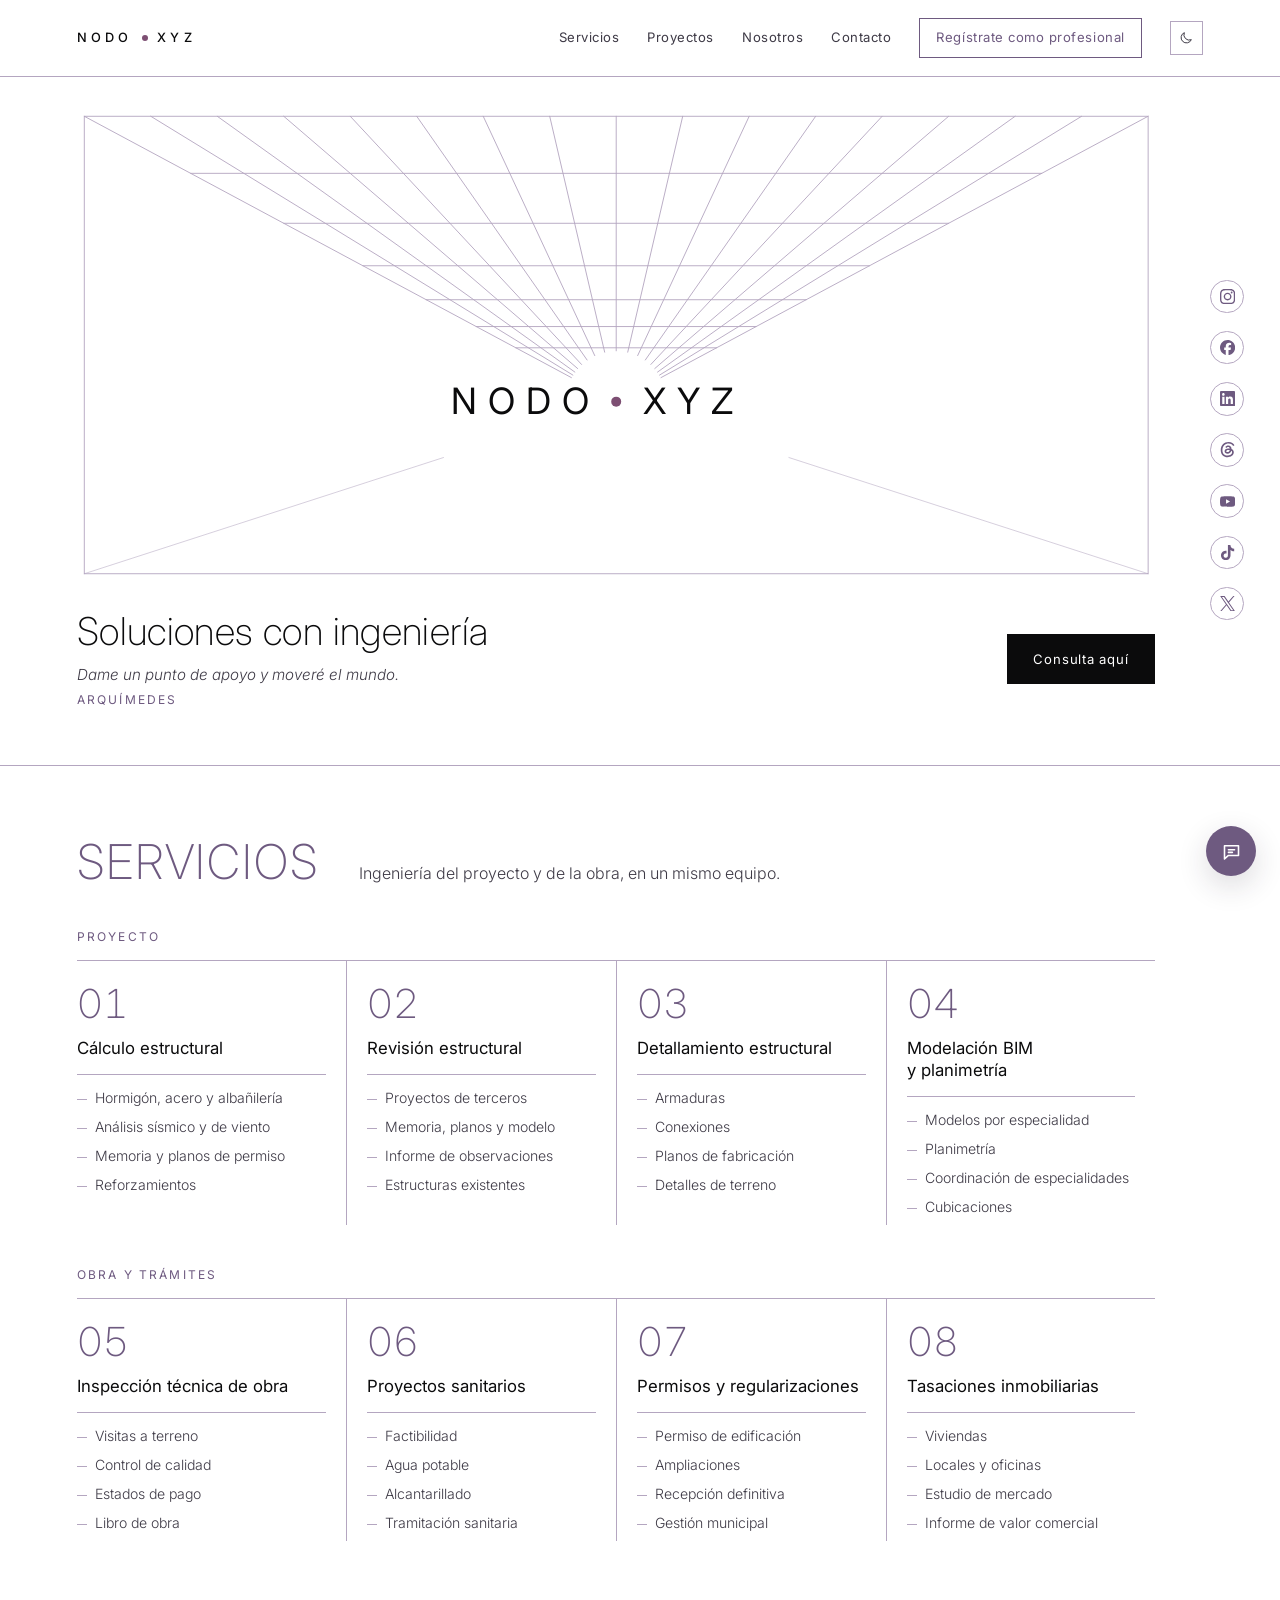
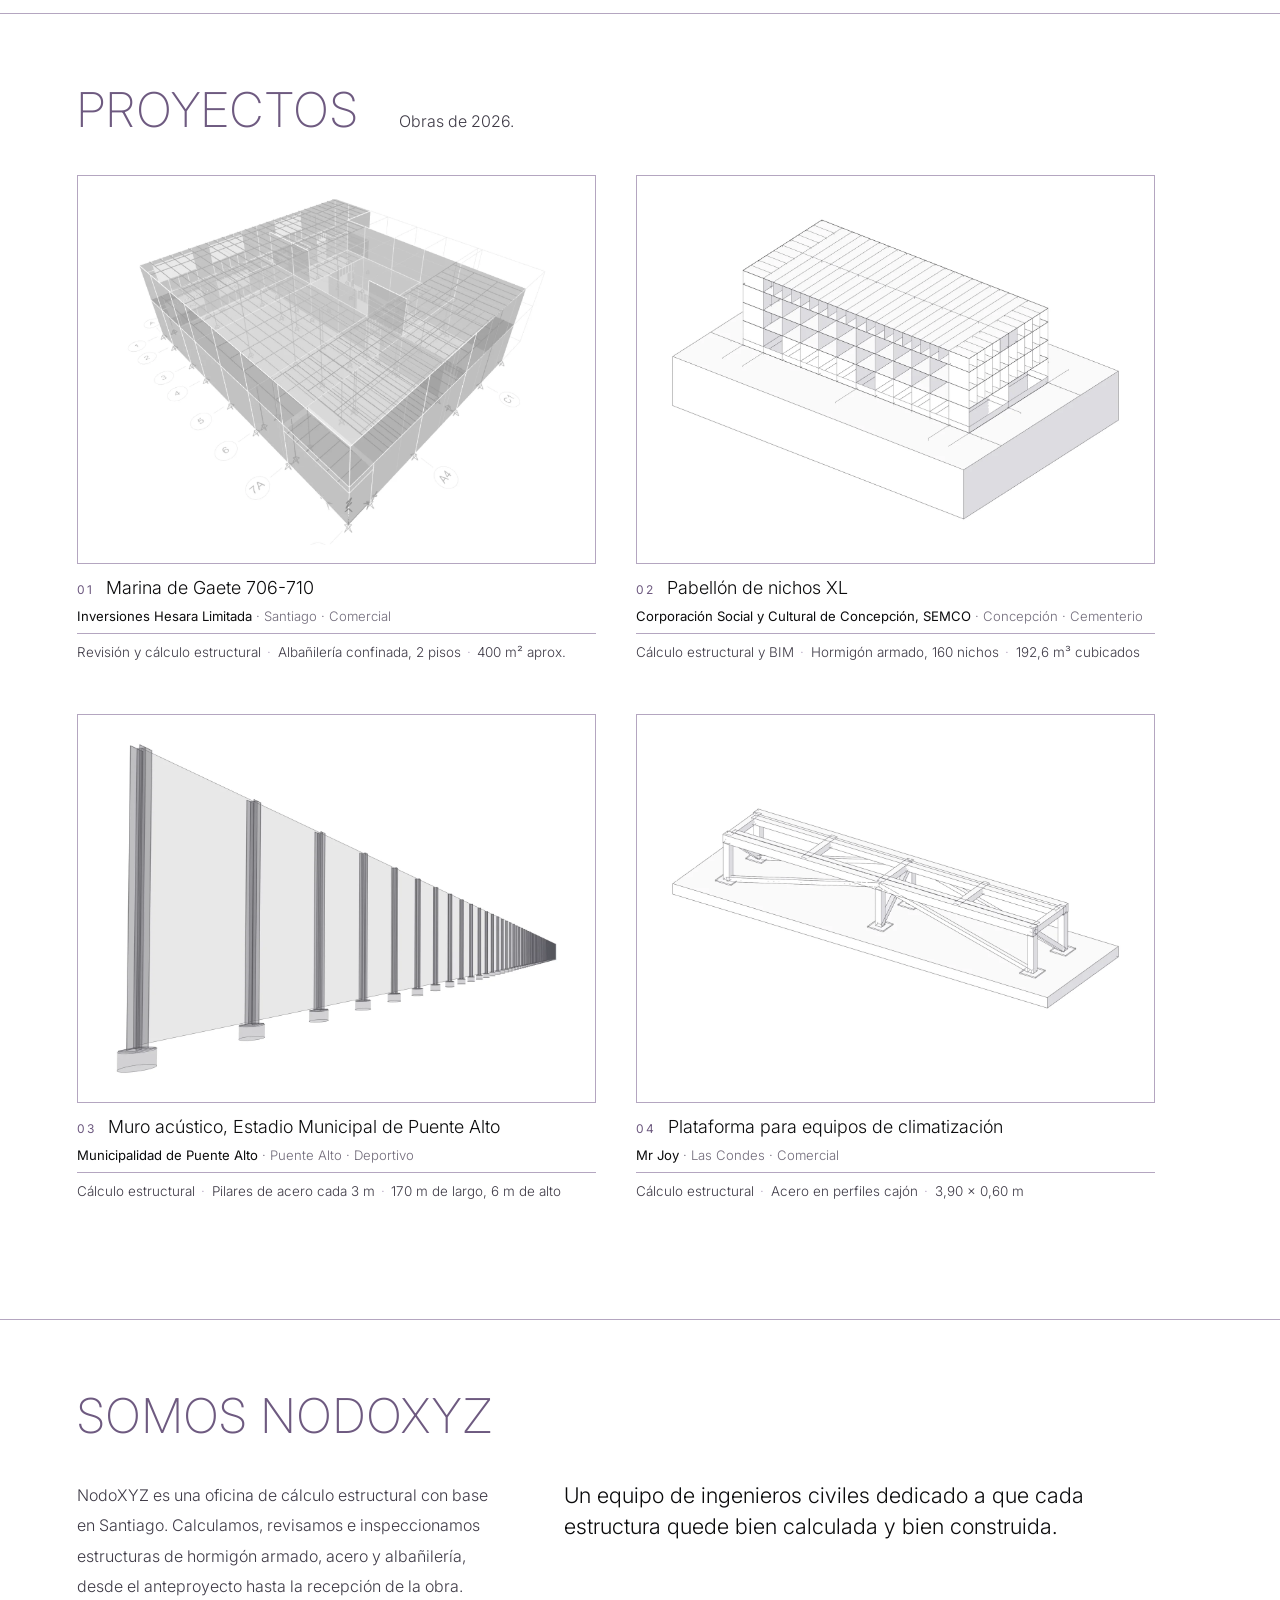
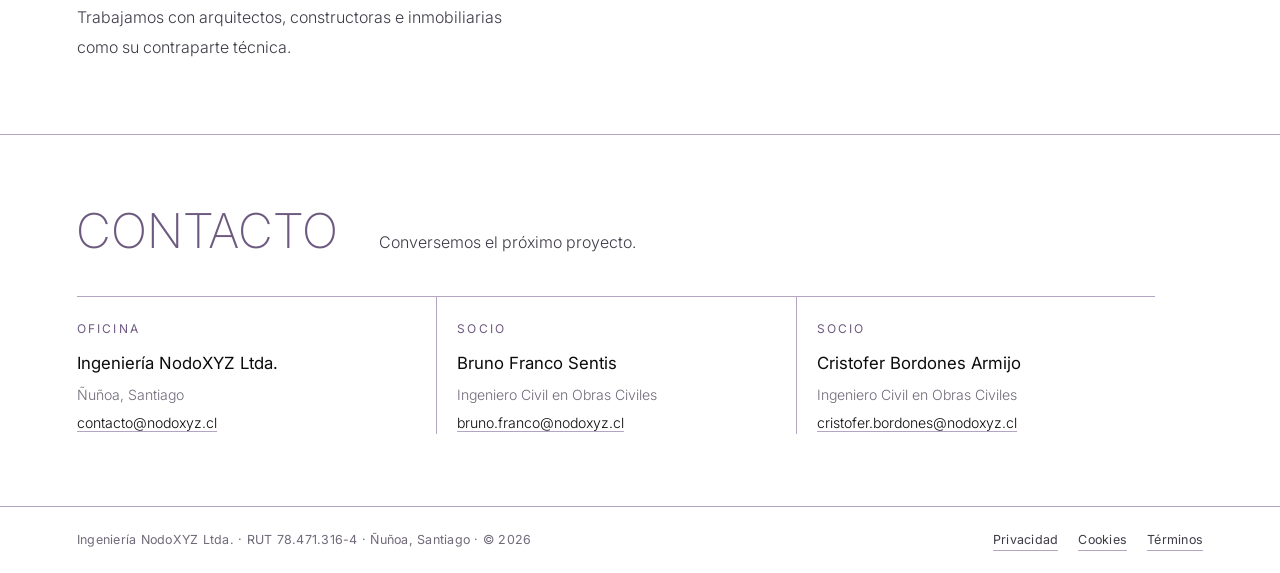
<file: index.html>
<!DOCTYPE html>
<html lang="es">
<head>
<meta charset="UTF-8">
<meta name="viewport" content="width=device-width, initial-scale=1.0">
<title>NodoXYZ · Oficina de cálculo estructural</title>
<meta name="description" content="NodoXYZ, oficina de cálculo estructural en Santiago: cálculo y revisión estructural, BIM, inspección técnica de obra, permisos y tasaciones.">
<link rel="icon" type="image/png" href="logo2_transparente.png">
<script src="js/tema.js?v=20261105"></script>
<link rel="preconnect" href="https://fonts.googleapis.com">
<link rel="preconnect" href="https://fonts.gstatic.com" crossorigin>
<link href="https://fonts.googleapis.com/css2?family=Inter:wght@200;300;400;500&display=swap" rel="stylesheet">
<link rel="stylesheet" href="styles.css?v=20261116">
</head>
<body>

<header class="site-header">
  <a class="marca" href="#inicio" aria-label="NodoXYZ, ir al inicio">NODO <i></i> XYZ</a>
  <nav>
    <a href="#servicios">Servicios</a>
    <a href="#proyectos">Proyectos</a>
    <a href="#nosotros">Nosotros</a>
    <a href="#contacto">Contacto</a>
    <a href="profesionales.html" id="btn-registro-nav" class="nav-cta">Regístrate<span class="largo"> como profesional</span></a>
    <button type="button" class="tema-btn" aria-label="Modo oscuro" aria-pressed="false">
      <svg class="luna" viewBox="0 0 24 24" fill="none" stroke="currentColor" stroke-width="1.5" aria-hidden="true"><path d="M20 14.5A8 8 0 0 1 9.5 4a8 8 0 1 0 10.5 10.5Z"/></svg>
      <svg class="sol" viewBox="0 0 24 24" fill="none" stroke="currentColor" stroke-width="1.5" aria-hidden="true"><circle cx="12" cy="12" r="4"/><path d="M12 2v2M12 20v2M4.9 4.9l1.4 1.4M17.7 17.7l1.4 1.4M2 12h2M20 12h2M4.9 19.1l1.4-1.4M17.7 6.3l1.4-1.4"/></svg>
    </button>
  </nav>
</header>

<nav class="social-rail" aria-label="Redes sociales">
  <a href="https://www.instagram.com/nodoxyz.ingenieria" target="_blank" rel="noopener noreferrer" aria-label="Instagram">
    <svg viewBox="0 0 24 24" aria-hidden="true"><path d="M7.0301.084c-1.2768.0602-2.1487.264-2.911.5634-.7888.3075-1.4575.72-2.1228 1.3877-.6652.6677-1.075 1.3368-1.3802 2.127-.2954.7638-.4956 1.6365-.552 2.914-.0564 1.2775-.0689 1.6882-.0626 4.947.0062 3.2586.0206 3.6671.0825 4.9473.061 1.2765.264 2.1482.5635 2.9107.308.7889.72 1.4573 1.388 2.1228.6679.6655 1.3365 1.0743 2.1285 1.38.7632.295 1.6361.4961 2.9134.552 1.2773.056 1.6884.069 4.9462.0627 3.2578-.0062 3.668-.0207 4.9478-.0814 1.28-.0607 2.147-.2652 2.9098-.5633.7889-.3086 1.4578-.72 2.1228-1.3881.665-.6682 1.0745-1.3378 1.3795-2.1284.2957-.7632.4966-1.636.552-2.9124.056-1.2809.0692-1.6898.063-4.948-.0063-3.2583-.021-3.6668-.0817-4.9465-.0607-1.2797-.264-2.1487-.5633-2.9117-.3084-.7889-.72-1.4568-1.3876-2.1228C21.2982 1.33 20.628.9208 19.8378.6165 19.074.321 18.2017.1197 16.9244.0645 15.6471.0093 15.236-.005 11.977.0014 8.718.0076 8.31.0215 7.0301.0839m.1402 21.6932c-1.17-.0509-1.8053-.2453-2.2287-.408-.5606-.216-.96-.4771-1.3819-.895-.422-.4178-.6811-.8186-.9-1.378-.1644-.4234-.3624-1.058-.4171-2.228-.0595-1.2645-.072-1.6442-.079-4.848-.007-3.2037.0053-3.583.0607-4.848.05-1.169.2456-1.805.408-2.2282.216-.5613.4762-.96.895-1.3816.4188-.4217.8184-.6814 1.3783-.9003.423-.1651 1.0575-.3614 2.227-.4171 1.2655-.06 1.6447-.072 4.848-.079 3.2033-.007 3.5835.005 4.8495.0608 1.169.0508 1.8053.2445 2.228.408.5608.216.96.4754 1.3816.895.4217.4194.6816.8176.9005 1.3787.1653.4217.3617 1.056.4169 2.2263.0602 1.2655.0739 1.645.0796 4.848.0058 3.203-.0055 3.5834-.061 4.848-.051 1.17-.245 1.8055-.408 2.2294-.216.5604-.4763.96-.8954 1.3814-.419.4215-.8181.6811-1.3783.9-.4224.1649-1.0577.3617-2.2262.4174-1.2656.0595-1.6448.072-4.8493.079-3.2045.007-3.5825-.006-4.848-.0608M16.953 5.5864A1.44 1.44 0 1 0 18.39 4.144a1.44 1.44 0 0 0-1.437 1.4424M5.8385 12.012c.0067 3.4032 2.7706 6.1557 6.173 6.1493 3.4026-.0065 6.157-2.7701 6.1506-6.1733-.0065-3.4032-2.771-6.1565-6.174-6.1498-3.403.0067-6.156 2.771-6.1496 6.1738M8 12.0077a4 4 0 1 1 4.008 3.9921A3.9996 3.9996 0 0 1 8 12.0077"/></svg>
  </a>
  <a href="https://www.facebook.com/nodoxyz" target="_blank" rel="noopener noreferrer" aria-label="Facebook">
    <svg viewBox="0 0 24 24" aria-hidden="true"><path d="M9.101 23.691v-7.98H6.627v-3.667h2.474v-1.58c0-4.085 1.848-5.978 5.858-5.978.401 0 .955.042 1.468.103a8.68 8.68 0 0 1 1.141.195v3.325a8.623 8.623 0 0 0-.653-.036 26.805 26.805 0 0 0-.733-.009c-.707 0-1.259.096-1.675.309a1.686 1.686 0 0 0-.679.622c-.258.42-.374.995-.374 1.752v1.297h3.919l-.386 2.103-.287 1.564h-3.246v8.245C19.396 23.238 24 18.179 24 12.044c0-6.627-5.373-12-12-12s-12 5.373-12 12c0 5.628 3.874 10.35 9.101 11.647Z"/></svg>
  </a>
  <a href="https://www.linkedin.com/company/nodoxyz" target="_blank" rel="noopener noreferrer" aria-label="LinkedIn">
    <svg viewBox="0 0 24 24" aria-hidden="true"><path d="M20.447 20.452h-3.554v-5.569c0-1.328-.027-3.037-1.852-3.037-1.853 0-2.136 1.445-2.136 2.939v5.667H9.351V9h3.414v1.561h.046c.477-.9 1.637-1.85 3.37-1.85 3.601 0 4.267 2.37 4.267 5.455v6.286zM5.337 7.433c-1.144 0-2.063-.926-2.063-2.065 0-1.138.92-2.063 2.063-2.063 1.14 0 2.064.925 2.064 2.063 0 1.139-.925 2.065-2.064 2.065zm1.782 13.019H3.555V9h3.564v11.452zM22.225 0H1.771C.792 0 0 .774 0 1.729v20.542C0 23.227.792 24 1.771 24h20.451C23.2 24 24 23.227 24 22.271V1.729C24 .774 23.2 0 22.222 0h.003z"/></svg>
  </a>
  <a href="https://www.threads.com/@nodoxyz.ingenieria" target="_blank" rel="noopener noreferrer" aria-label="Threads">
    <svg viewBox="0 0 24 24" aria-hidden="true"><path d="M18.263 11.097c-.03-3.486-1.92-5.586-5.111-5.586-2.13 0-3.922.963-4.863 2.499l2.062 1.438c.535-.843 1.272-1.543 2.628-1.543 1.528 0 2.318.85 2.544 2.431a15 15 0 0 0-2.236-.173c-4.125 0-6.068 1.867-6.068 4.336s1.943 3.99 4.804 3.99c3.139 0 5.013-2.115 5.781-4.735.798.361 1.348 1.204 1.348 2.47 0 3.387-3.907 5.232-7.22 5.232-4.885 0-8.077-3.207-8.077-8.424 0-6.392 4.223-10.487 9.9-10.487 3.808 0 5.69 1.671 6.97 3.914l2.108-1.475C21.44 2.078 18.331 0 13.663 0 6.227 0 1.168 5.277 1.168 12.934c0 7 4.953 11.066 10.856 11.066 4.878 0 9.809-2.846 9.809-7.716 0-2.545-1.46-4.231-3.569-5.187m-6.33 4.855c-1.077 0-2.026-.512-2.026-1.453 0-1.483 1.822-1.934 3.606-1.934.678 0 1.34.045 1.927.173-.422 1.927-1.671 3.215-3.508 3.214Z"/></svg>
  </a>
  <a href="https://www.youtube.com/@nodoxyz.ingenieria" target="_blank" rel="noopener noreferrer" aria-label="YouTube">
    <svg viewBox="0 0 24 24" aria-hidden="true"><path d="M23.498 6.186a3.016 3.016 0 0 0-2.122-2.136C19.505 3.545 12 3.545 12 3.545s-7.505 0-9.377.505A3.017 3.017 0 0 0 .502 6.186C0 8.07 0 12 0 12s0 3.93.502 5.814a3.016 3.016 0 0 0 2.122 2.136c1.871.505 9.376.505 9.376.505s7.505 0 9.377-.505a3.015 3.015 0 0 0 2.122-2.136C24 15.93 24 12 24 12s0-3.93-.502-5.814zM9.545 15.568V8.432L15.818 12l-6.273 3.568z"/></svg>
  </a>
  <a href="https://www.tiktok.com/@nodoxyzadmin" target="_blank" rel="noopener noreferrer" aria-label="TikTok">
    <svg viewBox="0 0 24 24" aria-hidden="true"><path d="M12.525.02c1.31-.02 2.61-.01 3.91-.02.08 1.53.63 3.09 1.75 4.17 1.12 1.11 2.7 1.62 4.24 1.79v4.03c-1.44-.05-2.89-.35-4.2-.97-.57-.26-1.1-.59-1.62-.93-.01 2.92.01 5.84-.02 8.75-.08 1.4-.54 2.79-1.35 3.94-1.31 1.92-3.58 3.17-5.91 3.21-1.43.08-2.86-.31-4.08-1.03-2.02-1.19-3.44-3.37-3.65-5.71-.02-.5-.03-1-.01-1.49.18-1.9 1.12-3.72 2.58-4.96 1.66-1.44 3.98-2.13 6.15-1.72.02 1.48-.04 2.96-.04 4.44-.99-.32-2.15-.23-3.02.37-.63.41-1.11 1.04-1.36 1.75-.21.51-.15 1.07-.14 1.61.24 1.64 1.82 3.02 3.5 2.87 1.12-.01 2.19-.66 2.77-1.61.19-.33.4-.67.41-1.06.1-1.79.06-3.57.07-5.36.01-4.03-.01-8.05.02-12.07z"/></svg>
  </a>
  <a href="https://x.com/nodoxyz" target="_blank" rel="noopener noreferrer" aria-label="X (Twitter)">
    <svg viewBox="0 0 24 24" aria-hidden="true"><path d="M14.234 10.162 22.977 0h-2.072l-7.591 8.824L7.251 0H.258l9.168 13.343L.258 24H2.33l8.016-9.318L16.749 24h6.993zm-2.837 3.299-.929-1.329L3.076 1.56h3.182l5.965 8.532.929 1.329 7.754 11.09h-3.182z"/></svg>
  </a>
</nav>

<main>

  <section class="portada" id="inicio" aria-label="Portada">
    <svg id="losa" viewBox="0 0 1188 520" role="img" aria-label="NODO y XYZ separados por un punto, con una losa en perspectiva que fuga hacia ese punto"></svg>
    <div class="portada-pie">
      <div>
        <h1>Soluciones con ingeniería</h1>
        <blockquote class="hero-quote">
          <p>Dame un punto de apoyo y moveré el mundo.</p>
          <cite>Arquímedes</cite>
        </blockquote>
      </div>
      <a class="cta" href="#contacto" id="btn-consulta-aqui">Consulta aquí</a>
    </div>
  </section>

  <section class="seccion" id="servicios">
    <div class="seccion-cab"><h2 class="h-sec">SERVICIOS</h2><p class="bajada">Ingeniería del proyecto y de la obra, en un mismo equipo.</p></div>
    <div class="grupo-serv">
      <span class="rot">Proyecto</span>
      <ol class="grilla">
        <li><b>01</b><h3>Cálculo estructural</h3><ul class="incluye"><li>Hormigón, acero y albañilería</li><li>Análisis sísmico y de viento</li><li>Memoria y planos de permiso</li><li>Reforzamientos</li></ul></li>
        <li><b>02</b><h3>Revisión estructural</h3><ul class="incluye"><li>Proyectos de terceros</li><li>Memoria, planos y modelo</li><li>Informe de observaciones</li><li>Estructuras existentes</li></ul></li>
        <li><b>03</b><h3>Detallamiento estructural</h3><ul class="incluye"><li>Armaduras</li><li>Conexiones</li><li>Planos de fabricación</li><li>Detalles de terreno</li></ul></li>
        <li><b>04</b><h3>Modelación BIM y planimetría</h3><ul class="incluye"><li>Modelos por especialidad</li><li>Planimetría</li><li>Coordinación de especialidades</li><li>Cubicaciones</li></ul></li>
      </ol>
    </div>
    <div class="grupo-serv">
      <span class="rot">Obra y trámites</span>
      <ol class="grilla" start="5">
        <li><b>05</b><h3>Inspección técnica de obra</h3><ul class="incluye"><li>Visitas a terreno</li><li>Control de calidad</li><li>Estados de pago</li><li>Libro de obra</li></ul></li>
        <li><b>06</b><h3>Proyectos sanitarios</h3><ul class="incluye"><li>Factibilidad</li><li>Agua potable</li><li>Alcantarillado</li><li>Tramitación sanitaria</li></ul></li>
        <li><b>07</b><h3>Permisos y regularizaciones</h3><ul class="incluye"><li>Permiso de edificación</li><li>Ampliaciones</li><li>Recepción definitiva</li><li>Gestión municipal</li></ul></li>
        <li><b>08</b><h3>Tasaciones inmobiliarias</h3><ul class="incluye"><li>Viviendas</li><li>Locales y oficinas</li><li>Estudio de mercado</li><li>Informe de valor comercial</li></ul></li>
      </ol>
    </div>
  </section>

  <section class="seccion" id="proyectos">
    <div class="seccion-cab"><h2 class="h-sec">PROYECTOS</h2><p class="bajada">Obras de 2026.</p></div>
    <div class="proyectos">
      <article class="proy">
        <div class="dibujo"><img src="img/proyectos/etabs-marina.webp" alt="Modelo ETABS de Marina de Gaete 706-710: muros de albañilería confinada de dos pisos" loading="lazy" width="1400" height="1151"></div>
        <div class="titulo"><span class="rot">01</span><h3>Marina de Gaete 706-710</h3></div>
        <p class="linea2"><b>Inversiones Hesara Limitada</b> · Santiago · Comercial</p>
        <p class="datos">Revisión y cálculo estructural<i aria-hidden="true">·</i>Albañilería confinada, 2 pisos<i aria-hidden="true">·</i>400 m² aprox.</p>
      </article>
      <article class="proy">
        <div class="dibujo"><img src="img/proyectos/iso-pabellon.webp" alt="Isométrico del Pabellón de nichos XL: cajón de muros y losas de hormigón sobre su base" loading="lazy" width="1400" height="1050"></div>
        <div class="titulo"><span class="rot">02</span><h3>Pabellón de nichos XL</h3></div>
        <p class="linea2"><b>Corporación Social y Cultural de Concepción, SEMCO</b> · Concepción · Cementerio</p>
        <p class="datos">Cálculo estructural y BIM<i aria-hidden="true">·</i>Hormigón armado, 160 nichos<i aria-hidden="true">·</i>192,6 m³ cubicados</p>
      </article>
      <article class="proy">
        <div class="dibujo"><img src="img/proyectos/iso-muro.webp" alt="Perspectiva del muro acústico: los pilares y paneles se alejan hasta un punto de fuga" loading="lazy" width="1400" height="1050"></div>
        <div class="titulo"><span class="rot">03</span><h3>Muro acústico, Estadio Municipal de Puente Alto</h3></div>
        <p class="linea2"><b>Municipalidad de Puente Alto</b> · Puente Alto · Deportivo</p>
        <p class="datos">Cálculo estructural<i aria-hidden="true">·</i>Pilares de acero cada 3 m<i aria-hidden="true">·</i>170 m de largo, 6 m de alto</p>
      </article>
      <article class="proy">
        <div class="dibujo"><img src="img/proyectos/iso-plataforma.webp" alt="Isométrico de la plataforma de acero para equipos de climatización" loading="lazy" width="1400" height="1050"></div>
        <div class="titulo"><span class="rot">04</span><h3>Plataforma para equipos de climatización</h3></div>
        <p class="linea2"><b>Mr Joy</b> · Las Condes · Comercial</p>
        <p class="datos">Cálculo estructural<i aria-hidden="true">·</i>Acero en perfiles cajón<i aria-hidden="true">·</i>3,90 × 0,60 m</p>
      </article>
    </div>
  </section>

  <section class="seccion" id="nosotros">
    <div class="seccion-cab"><h2 class="h-sec">SOMOS NODOXYZ</h2></div>
    <div class="somos">
      <p class="intro">NodoXYZ es una oficina de cálculo estructural con base en Santiago. Calculamos, revisamos e inspeccionamos estructuras de hormigón armado, acero y albañilería, desde el anteproyecto hasta la recepción de la obra. Trabajamos con arquitectos, constructoras e inmobiliarias como su contraparte técnica.</p>
      <p class="lema">Un equipo de ingenieros civiles dedicado a que cada estructura quede bien calculada y bien construida.</p>
    </div>
  </section>

  <section class="seccion" id="contacto">
    <div class="seccion-cab"><h2 class="h-sec">CONTACTO</h2><p class="bajada">Conversemos el próximo proyecto.</p></div>
    <ul class="fichas">
      <li><span class="rot">Oficina</span><h3>Ingeniería NodoXYZ Ltda.</h3><p class="cargo">Ñuñoa, Santiago</p><p><a href="mailto:contacto@nodoxyz.cl">contacto@nodoxyz.cl</a></p></li>
      <li><span class="rot">Socio</span><h3>Bruno Franco Sentis</h3><p class="cargo">Ingeniero Civil en Obras Civiles</p><p><a href="mailto:bruno.franco@nodoxyz.cl">bruno.franco@nodoxyz.cl</a></p></li>
      <li><span class="rot">Socio</span><h3>Cristofer Bordones Armijo</h3><p class="cargo">Ingeniero Civil en Obras Civiles</p><p><a href="mailto:cristofer.bordones@nodoxyz.cl">cristofer.bordones@nodoxyz.cl</a></p></li>
    </ul>
  </section>

  <footer class="site-footer">
    <span>Ingeniería NodoXYZ Ltda. · RUT 78.471.316-4 · Ñuñoa, Santiago · © 2026</span>
    <nav class="footer-links" aria-label="Documentos legales">
      <a href="legal/privacidad.html">Privacidad</a>
      <a href="legal/privacidad.html#cookies">Cookies</a>
      <a href="legal/terminos.html">Términos</a>
    </nav>
  </footer>

</main>

<!-- Aviso previo al registro de profesionales: se cierra con Escape, con clic en el fondo o con la X -->
<div class="info-modal-backdrop" id="info-modal-backdrop" hidden>
  <div class="info-modal" role="dialog" aria-modal="true" aria-labelledby="info-modal-title">
    <button type="button" class="info-modal-close" id="info-modal-close" aria-label="Cerrar"><svg viewBox="0 0 24 24" fill="none" stroke="currentColor" stroke-width="1.5" aria-hidden="true"><path d="M6 6l12 12M18 6 6 18"/></svg></button>
    <span class="rot">Red de profesionales</span>
    <h2 class="info-modal-title" id="info-modal-title">Súmate a nuestros equipos de licitación</h2>
    <p class="info-modal-texto">Te llamamos cuando un proyecto calza con tu perfil. Tu CV va a un mandante solo con tu autorización. <a href="legal/privacidad.html#datos">Privacidad</a></p>
    <a href="profesionales.html" id="btn-registro-submit" class="cta info-modal-cta">Registrarme</a>
  </div>
</div>

<button type="button" class="chat-launcher" id="chat-launcher" aria-label="Abrir consulta rápida">
  <svg viewBox="0 0 24 24" fill="none" stroke="currentColor" stroke-width="1.8" stroke-linecap="round" stroke-linejoin="round">
    <path d="M4 5.5h16v11H8.5L4 20.5Z"/>
    <path d="M8.5 10h7M8.5 13h4.5"/>
  </svg>
</button>

<div class="chat-panel" id="chat-panel" data-clarity-mask="true" hidden role="dialog" aria-modal="false" aria-label="Consulta rápida">
  <div class="chat-panel-header">
    <span class="chat-panel-badge">Consulta rápida</span>
    <button class="chat-panel-close" id="chat-panel-close" aria-label="Cerrar"><svg viewBox="0 0 24 24" fill="none" stroke="currentColor" stroke-width="1.5" aria-hidden="true"><path d="M6 6l12 12M18 6 6 18"/></svg></button>
  </div>

  <div class="chat-transcript" id="chat-transcript">
    <div class="chat-composer" id="chat-composer"></div>
  </div>

  <div class="chat-panel-footer">
    <a class="chat-fallback" href="mailto:contacto@nodoxyz.cl">o escríbenos directo</a>
  </div>
</div>

<script src="https://challenges.cloudflare.com/turnstile/v0/api.js" async defer></script>
<script src="data/localidades.js?v=20261105"></script>
<script src="data/bot-config.js?v=20261105"></script>
<script src="js/portada.js?v=20261105"></script>
<script src="js/chat-widget-guiado.js?v=20261105"></script>
<script src="js/metricas.js?v=20261105"></script>
<script>
  document.addEventListener('DOMContentLoaded', () => {
    const btnRegistro = document.getElementById('btn-registro-nav');
    const backdrop = document.getElementById('info-modal-backdrop');
    const btnSubmit = document.getElementById('btn-registro-submit');

    // Popup ya visto: se guarda por 45 min para no repetirlo en cada
    // clic/recarga dentro de esa ventana — pasa directo a profesionales.html.
    // Usa localStorage en vez de cookies: la página está pensada para
    // abrirse también con doble clic vía file:// (ver data/localidades.js),
    // y ahí los navegadores no persisten cookies de forma confiable —
    // localStorage sí funciona igual.
    const POPUP_VISTO_KEY = 'nodoxyz_popup_visto_hasta';
    function popupYaVisto() {
      const hasta = Number(localStorage.getItem(POPUP_VISTO_KEY) || 0);
      return Date.now() < hasta;
    }
    function marcarPopupVisto(minutos) {
      localStorage.setItem(POPUP_VISTO_KEY, String(Date.now() + minutos * 60 * 1000));
    }

    if (btnRegistro && backdrop) {
      btnRegistro.addEventListener('click', (e) => {
        e.preventDefault();
        if (popupYaVisto()) {
          window.location.href = 'profesionales.html';
          return;
        }
        backdrop.removeAttribute('hidden');
        document.body.style.overflow = 'hidden';
        marcarPopupVisto(45);
        if (btnSubmit) btnSubmit.focus();
      });
    }

    function hideModal() {
      backdrop.setAttribute('hidden', '');
      document.body.style.overflow = '';
    }

    const btnCerrar = document.getElementById('info-modal-close');
    if (btnCerrar) btnCerrar.addEventListener('click', hideModal);

    if (btnSubmit) {
      btnSubmit.addEventListener('click', () => {
        hideModal();
      });
    }

    if (backdrop) {
      backdrop.addEventListener('click', (e) => {
        if (e.target === backdrop) hideModal();
      });
    }

    document.addEventListener('keydown', (e) => {
      if (e.key === 'Escape' && backdrop && !backdrop.hasAttribute('hidden')) {
        hideModal();
      }
    });
  });
</script>
</body>
</html>
</file>
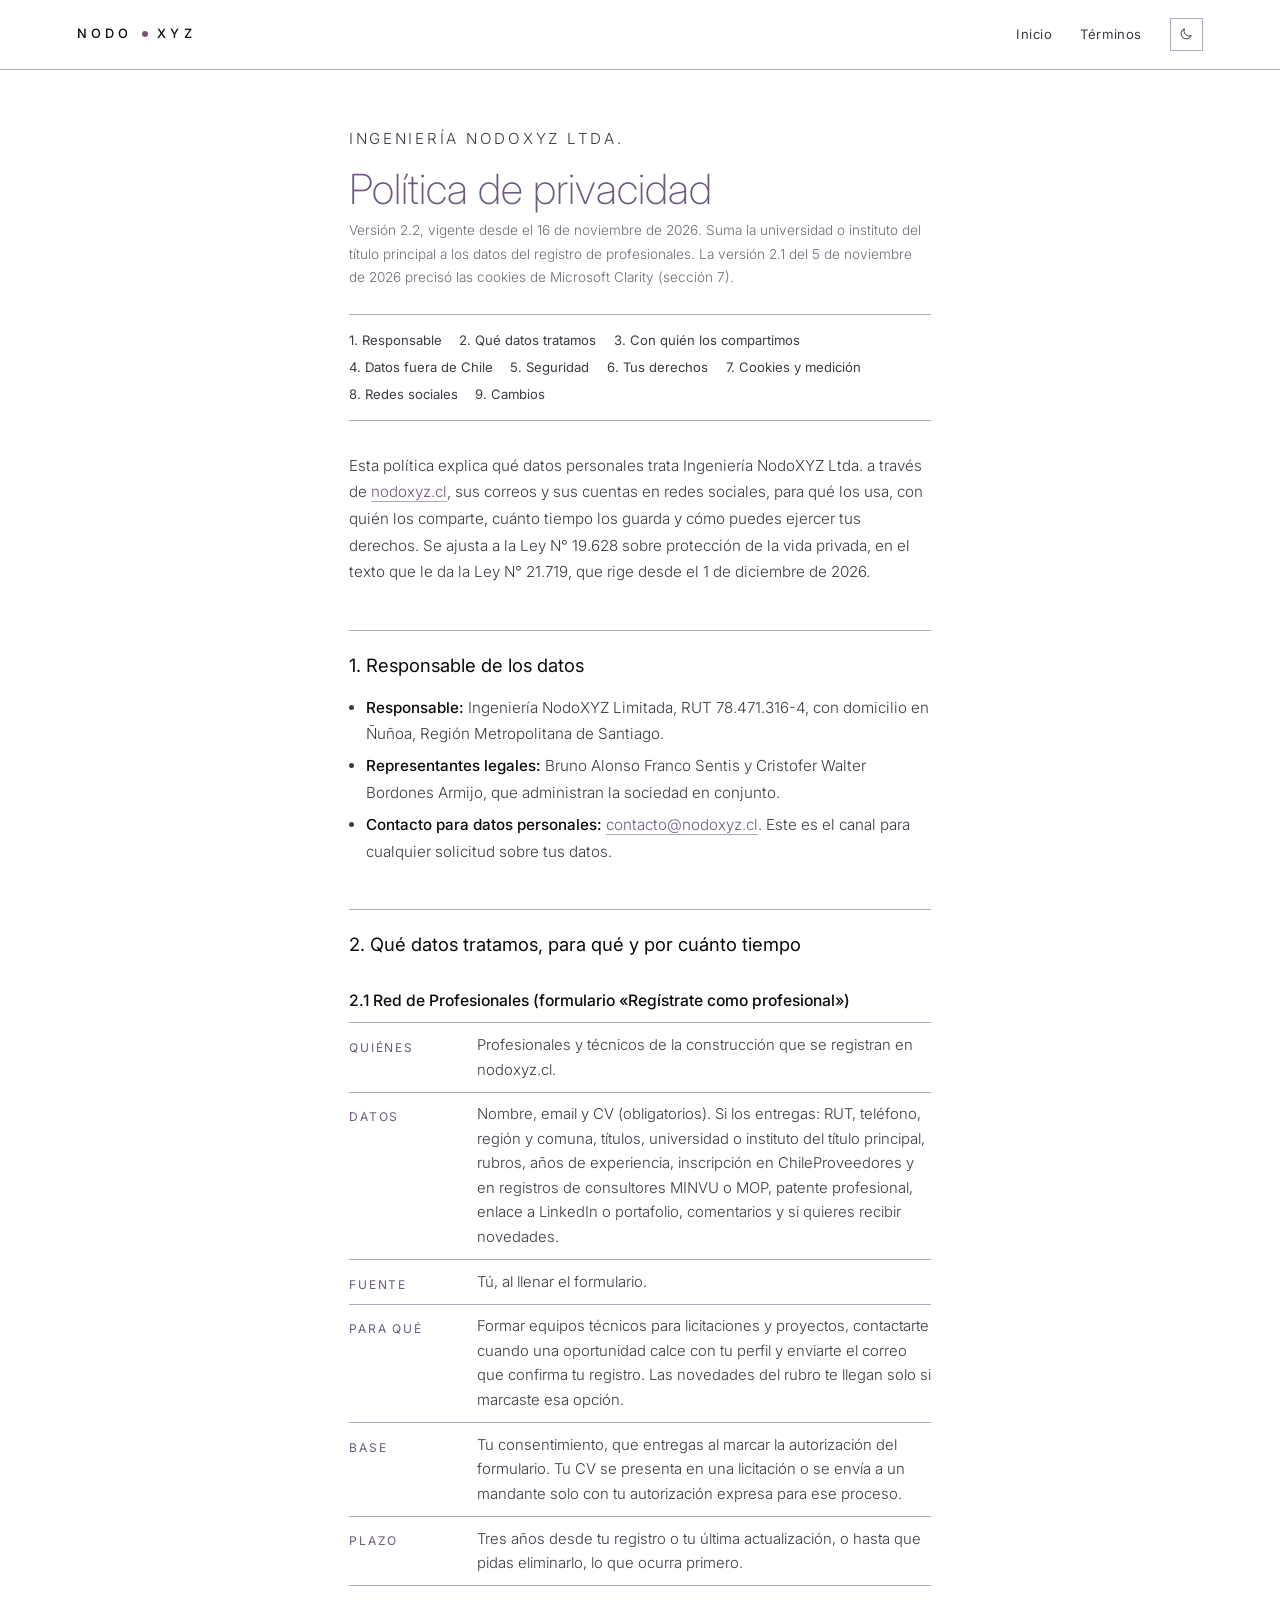
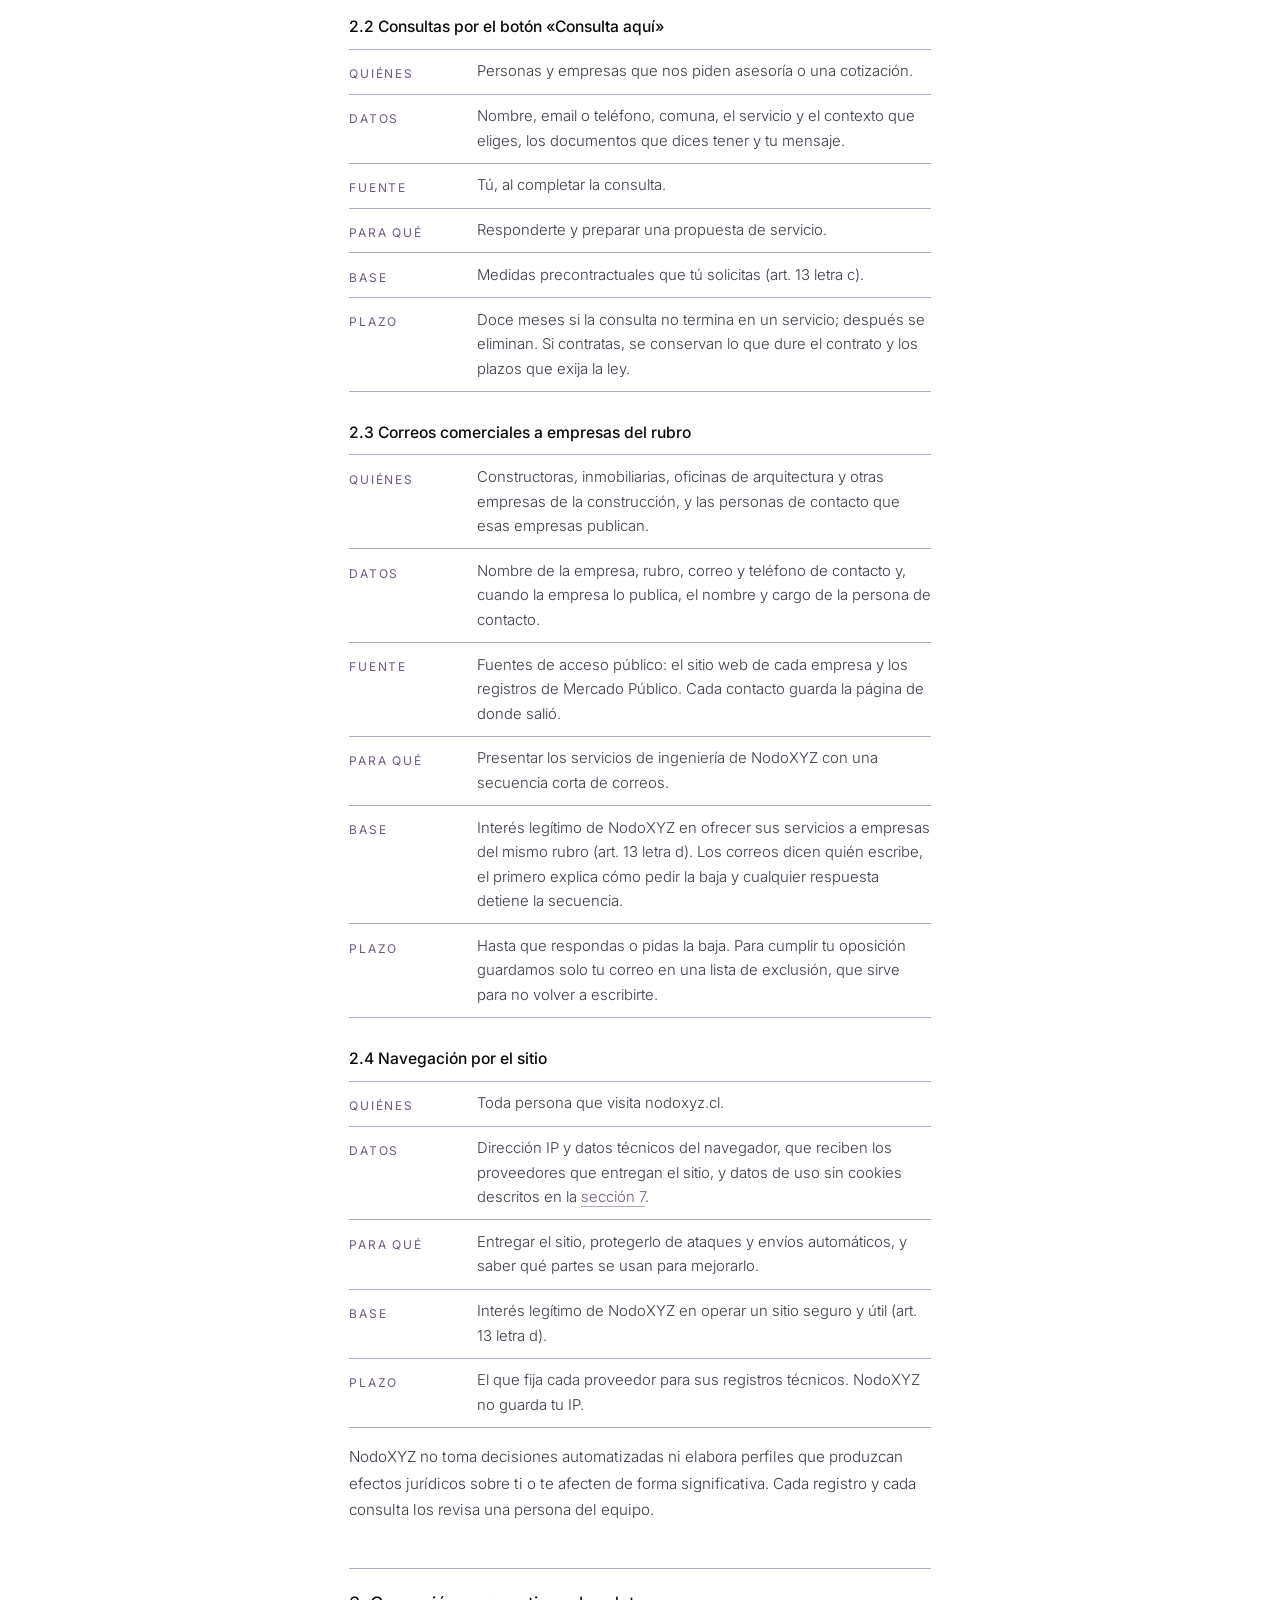
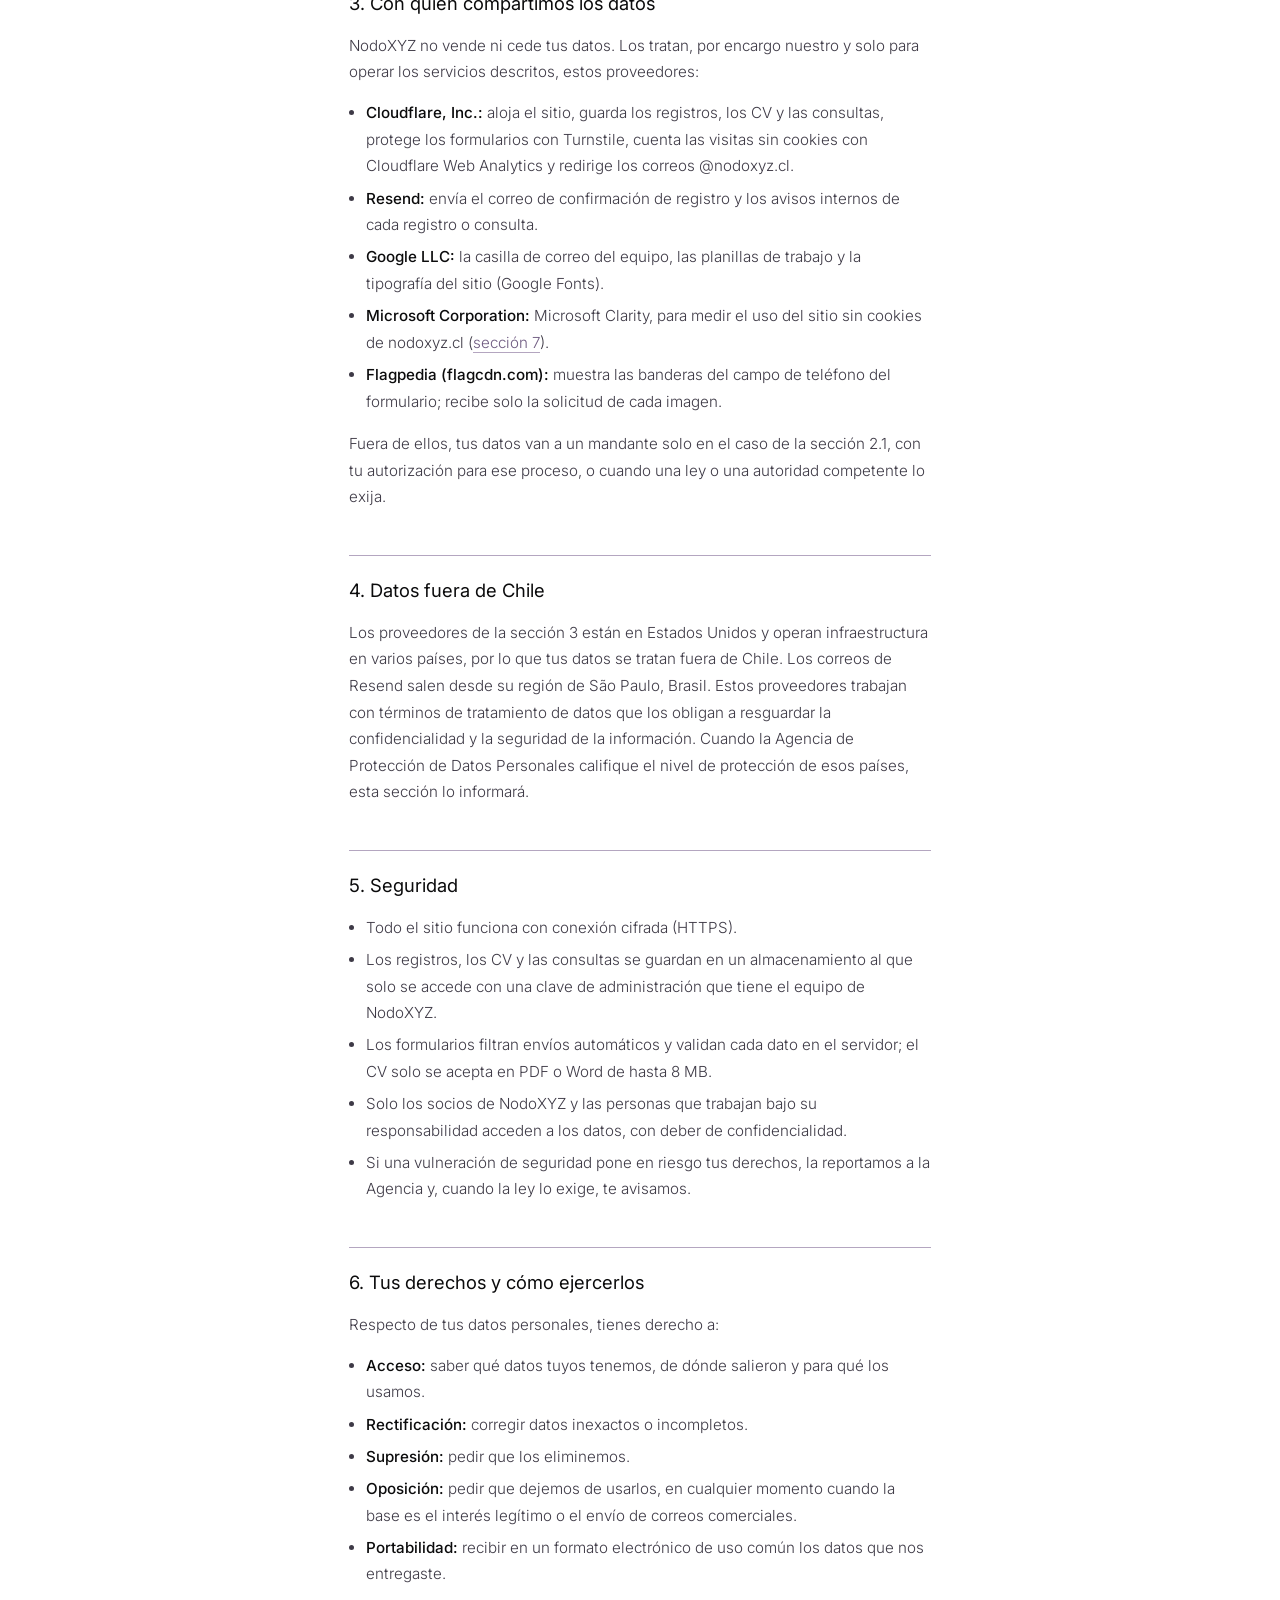
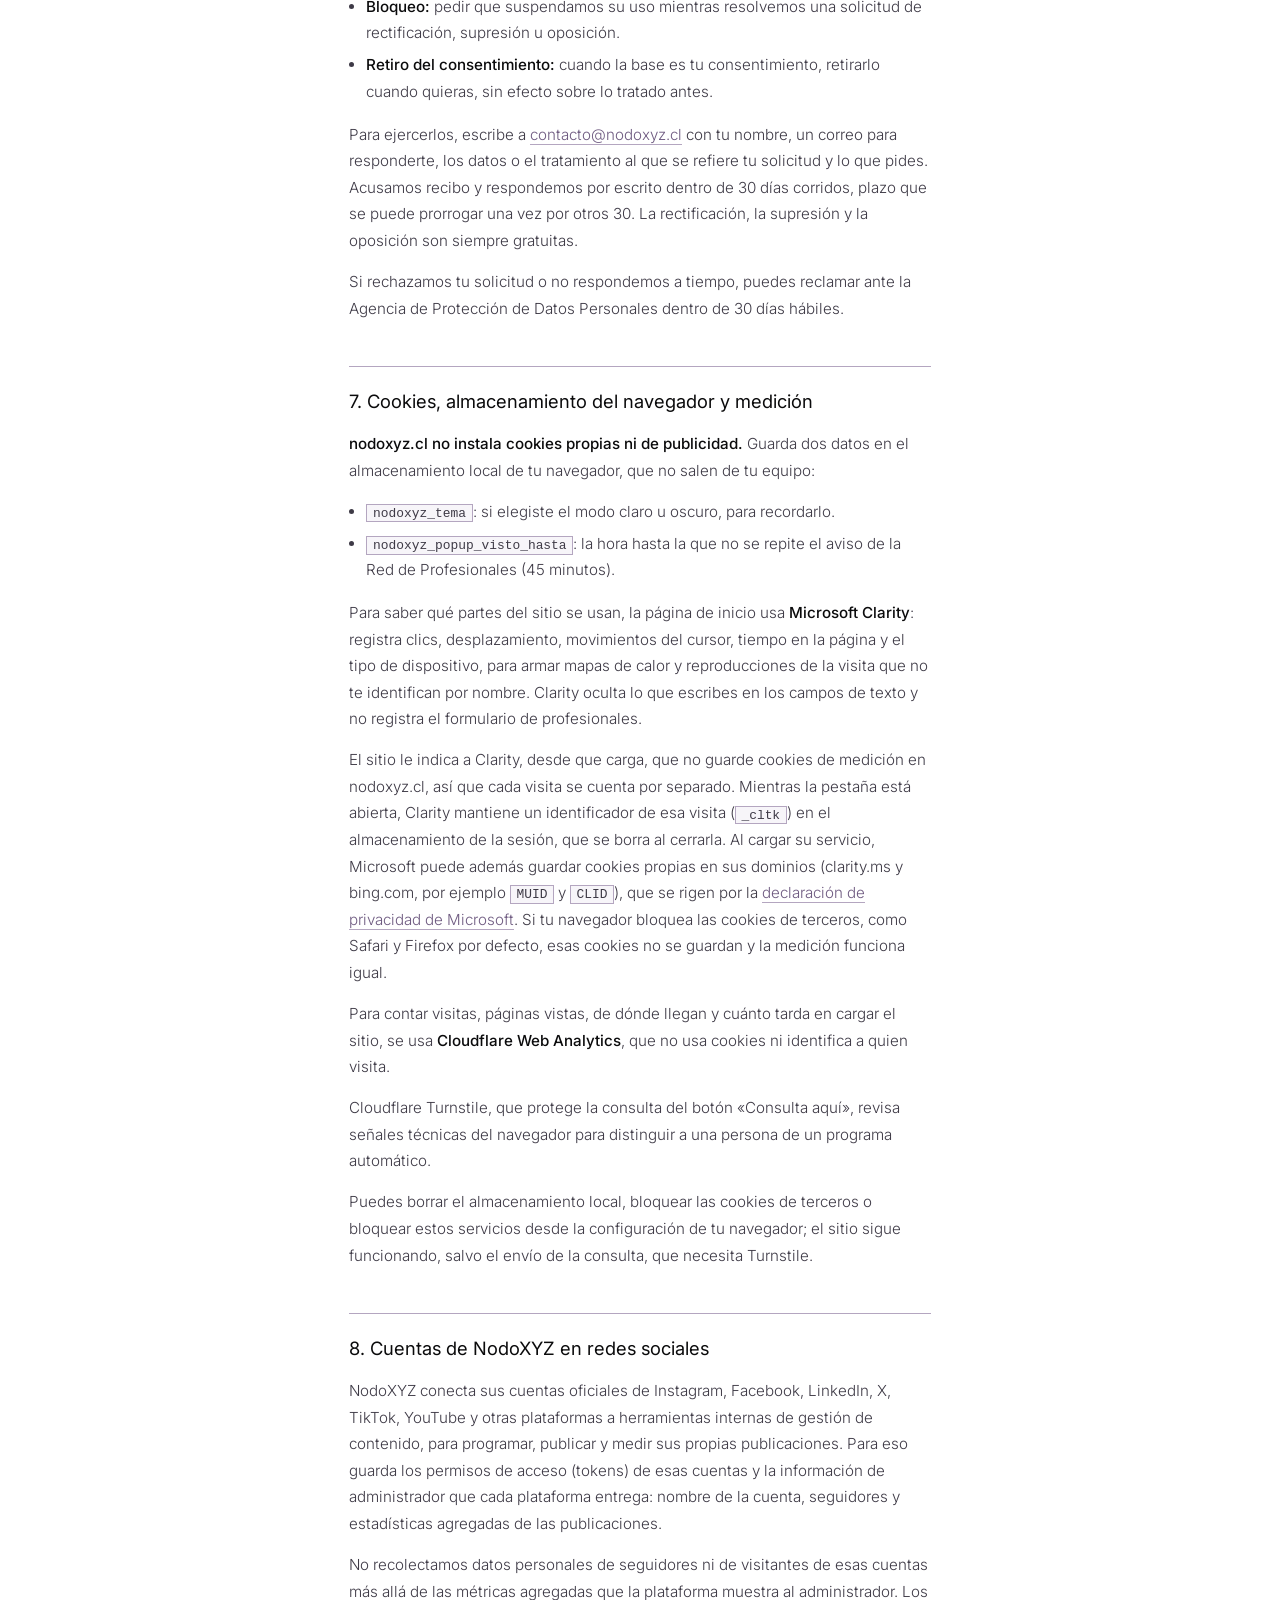
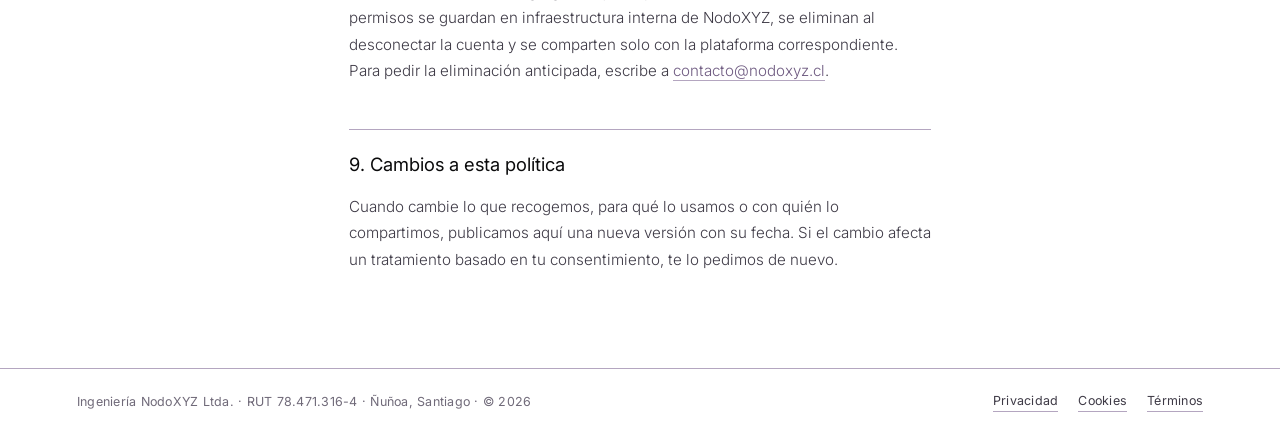
<file: legal/privacidad.html>
<!DOCTYPE html>
<html lang="es">
<head>
<meta charset="UTF-8">
<meta name="viewport" content="width=device-width, initial-scale=1.0">
<title>Política de privacidad · NodoXYZ</title>
<meta name="description" content="Cómo trata Ingeniería NodoXYZ Ltda. los datos personales: qué datos, para qué, con quién, cuánto tiempo y cómo ejercer tus derechos.">
<!--
  Política de tratamiento de datos (Ley 19.628 modificada por la Ley 21.719, art. 14 ter).
  Redactada por Claude Code el 04-11-2026 a partir de Conocimiento/Normativa/BCN/ y de lo que el
  sitio hace de verdad (Website/, worker/, worker-lead/). Pendiente: revisión de un abogado
  (Sistema/Skills/HUECOS.md, H45) y confirmación de Bruno y Cristofer de los plazos de conservación.
  Si cambia lo que el sitio recoge, o los proveedores, esta página se actualiza con versión y fecha.
-->
<link rel="icon" type="image/png" href="../logo2_transparente.png">
<script src="../js/tema.js?v=20261105"></script>
<link rel="preconnect" href="https://fonts.googleapis.com">
<link rel="preconnect" href="https://fonts.gstatic.com" crossorigin>
<link href="https://fonts.googleapis.com/css2?family=Inter:wght@200;300;400;500&display=swap" rel="stylesheet">
<link rel="stylesheet" href="../styles.css?v=20261116">
</head>
<body>

<header class="site-header">
  <a class="marca" href="../index.html" aria-label="NodoXYZ, ir al inicio">NODO <i></i> XYZ</a>
  <nav>
    <a href="../index.html">Inicio</a>
    <a href="terminos.html">Términos</a>
    <button type="button" class="tema-btn" aria-label="Modo oscuro" aria-pressed="false">
      <svg class="luna" viewBox="0 0 24 24" fill="none" stroke="currentColor" stroke-width="1.5" aria-hidden="true"><path d="M20 14.5A8 8 0 0 1 9.5 4a8 8 0 1 0 10.5 10.5Z"/></svg>
      <svg class="sol" viewBox="0 0 24 24" fill="none" stroke="currentColor" stroke-width="1.5" aria-hidden="true"><circle cx="12" cy="12" r="4"/><path d="M12 2v2M12 20v2M4.9 4.9l1.4 1.4M17.7 17.7l1.4 1.4M2 12h2M20 12h2M4.9 19.1l1.4-1.4M17.7 6.3l1.4-1.4"/></svg>
    </button>
  </nav>
</header>

<main class="legal">
  <p class="rot">Ingeniería NodoXYZ Ltda.</p>
  <h1>Política de privacidad</h1>
  <p class="legal-version">Versión 2.2, vigente desde el 16 de noviembre de 2026. Suma la universidad o instituto del título principal a los datos del registro de profesionales. La versión 2.1 del 5 de noviembre de 2026 precisó las cookies de Microsoft Clarity (sección 7).</p>

  <nav class="legal-indice" aria-label="Contenido">
    <a href="#responsable">1. Responsable</a>
    <a href="#datos">2. Qué datos tratamos</a>
    <a href="#destinatarios">3. Con quién los compartimos</a>
    <a href="#extranjero">4. Datos fuera de Chile</a>
    <a href="#seguridad">5. Seguridad</a>
    <a href="#derechos">6. Tus derechos</a>
    <a href="#cookies">7. Cookies y medición</a>
    <a href="#redes">8. Redes sociales</a>
    <a href="#cambios">9. Cambios</a>
  </nav>

  <p>
    Esta política explica qué datos personales trata Ingeniería NodoXYZ Ltda. a través de
    <a href="https://nodoxyz.cl">nodoxyz.cl</a>, sus correos y sus cuentas en redes sociales, para qué
    los usa, con quién los comparte, cuánto tiempo los guarda y cómo puedes ejercer tus derechos. Se
    ajusta a la Ley N° 19.628 sobre protección de la vida privada, en el texto que le da la Ley
    N° 21.719, que rige desde el 1 de diciembre de 2026.
  </p>

  <h2 id="responsable">1. Responsable de los datos</h2>
  <ul>
    <li><strong>Responsable:</strong> Ingeniería NodoXYZ Limitada, RUT 78.471.316-4, con domicilio en Ñuñoa, Región Metropolitana de Santiago.</li>
    <li><strong>Representantes legales:</strong> Bruno Alonso Franco Sentis y Cristofer Walter Bordones Armijo, que administran la sociedad en conjunto.</li>
    <li><strong>Contacto para datos personales:</strong> <a href="mailto:contacto@nodoxyz.cl">contacto@nodoxyz.cl</a>. Este es el canal para cualquier solicitud sobre tus datos.</li>
  </ul>

  <h2 id="datos">2. Qué datos tratamos, para qué y por cuánto tiempo</h2>

  <h3>2.1 Red de Profesionales (formulario «Regístrate como profesional»)</h3>
  <dl class="legal-ficha">
    <div><dt>Quiénes</dt><dd>Profesionales y técnicos de la construcción que se registran en nodoxyz.cl.</dd></div>
    <div><dt>Datos</dt><dd>Nombre, email y CV (obligatorios). Si los entregas: RUT, teléfono, región y comuna, títulos, universidad o instituto del título principal, rubros, años de experiencia, inscripción en ChileProveedores y en registros de consultores MINVU o MOP, patente profesional, enlace a LinkedIn o portafolio, comentarios y si quieres recibir novedades.</dd></div>
    <div><dt>Fuente</dt><dd>Tú, al llenar el formulario.</dd></div>
    <div><dt>Para qué</dt><dd>Formar equipos técnicos para licitaciones y proyectos, contactarte cuando una oportunidad calce con tu perfil y enviarte el correo que confirma tu registro. Las novedades del rubro te llegan solo si marcaste esa opción.</dd></div>
    <div><dt>Base</dt><dd>Tu consentimiento, que entregas al marcar la autorización del formulario. Tu CV se presenta en una licitación o se envía a un mandante solo con tu autorización expresa para ese proceso.</dd></div>
    <div><dt>Plazo</dt><dd>Tres años desde tu registro o tu última actualización, o hasta que pidas eliminarlo, lo que ocurra primero.</dd></div>
  </dl>

  <h3>2.2 Consultas por el botón «Consulta aquí»</h3>
  <dl class="legal-ficha">
    <div><dt>Quiénes</dt><dd>Personas y empresas que nos piden asesoría o una cotización.</dd></div>
    <div><dt>Datos</dt><dd>Nombre, email o teléfono, comuna, el servicio y el contexto que eliges, los documentos que dices tener y tu mensaje.</dd></div>
    <div><dt>Fuente</dt><dd>Tú, al completar la consulta.</dd></div>
    <div><dt>Para qué</dt><dd>Responderte y preparar una propuesta de servicio.</dd></div>
    <div><dt>Base</dt><dd>Medidas precontractuales que tú solicitas (art. 13 letra c).</dd></div>
    <div><dt>Plazo</dt><dd>Doce meses si la consulta no termina en un servicio; después se eliminan. Si contratas, se conservan lo que dure el contrato y los plazos que exija la ley.</dd></div>
  </dl>

  <h3>2.3 Correos comerciales a empresas del rubro</h3>
  <dl class="legal-ficha">
    <div><dt>Quiénes</dt><dd>Constructoras, inmobiliarias, oficinas de arquitectura y otras empresas de la construcción, y las personas de contacto que esas empresas publican.</dd></div>
    <div><dt>Datos</dt><dd>Nombre de la empresa, rubro, correo y teléfono de contacto y, cuando la empresa lo publica, el nombre y cargo de la persona de contacto.</dd></div>
    <div><dt>Fuente</dt><dd>Fuentes de acceso público: el sitio web de cada empresa y los registros de Mercado Público. Cada contacto guarda la página de donde salió.</dd></div>
    <div><dt>Para qué</dt><dd>Presentar los servicios de ingeniería de NodoXYZ con una secuencia corta de correos.</dd></div>
    <div><dt>Base</dt><dd>Interés legítimo de NodoXYZ en ofrecer sus servicios a empresas del mismo rubro (art. 13 letra d). Los correos dicen quién escribe, el primero explica cómo pedir la baja y cualquier respuesta detiene la secuencia.</dd></div>
    <div><dt>Plazo</dt><dd>Hasta que respondas o pidas la baja. Para cumplir tu oposición guardamos solo tu correo en una lista de exclusión, que sirve para no volver a escribirte.</dd></div>
  </dl>

  <h3>2.4 Navegación por el sitio</h3>
  <dl class="legal-ficha">
    <div><dt>Quiénes</dt><dd>Toda persona que visita nodoxyz.cl.</dd></div>
    <div><dt>Datos</dt><dd>Dirección IP y datos técnicos del navegador, que reciben los proveedores que entregan el sitio, y datos de uso sin cookies descritos en la <a href="#cookies">sección 7</a>.</dd></div>
    <div><dt>Para qué</dt><dd>Entregar el sitio, protegerlo de ataques y envíos automáticos, y saber qué partes se usan para mejorarlo.</dd></div>
    <div><dt>Base</dt><dd>Interés legítimo de NodoXYZ en operar un sitio seguro y útil (art. 13 letra d).</dd></div>
    <div><dt>Plazo</dt><dd>El que fija cada proveedor para sus registros técnicos. NodoXYZ no guarda tu IP.</dd></div>
  </dl>

  <p>
    NodoXYZ no toma decisiones automatizadas ni elabora perfiles que produzcan efectos jurídicos
    sobre ti o te afecten de forma significativa. Cada registro y cada consulta los revisa una
    persona del equipo.
  </p>

  <h2 id="destinatarios">3. Con quién compartimos los datos</h2>
  <p>
    NodoXYZ no vende ni cede tus datos. Los tratan, por encargo nuestro y solo para operar los
    servicios descritos, estos proveedores:
  </p>
  <ul>
    <li><strong>Cloudflare, Inc.:</strong> aloja el sitio, guarda los registros, los CV y las consultas, protege los formularios con Turnstile, cuenta las visitas sin cookies con Cloudflare Web Analytics y redirige los correos @nodoxyz.cl.</li>
    <li><strong>Resend:</strong> envía el correo de confirmación de registro y los avisos internos de cada registro o consulta.</li>
    <li><strong>Google LLC:</strong> la casilla de correo del equipo, las planillas de trabajo y la tipografía del sitio (Google Fonts).</li>
    <li><strong>Microsoft Corporation:</strong> Microsoft Clarity, para medir el uso del sitio sin cookies de nodoxyz.cl (<a href="#cookies">sección 7</a>).</li>
    <li><strong>Flagpedia (flagcdn.com):</strong> muestra las banderas del campo de teléfono del formulario; recibe solo la solicitud de cada imagen.</li>
  </ul>
  <p>
    Fuera de ellos, tus datos van a un mandante solo en el caso de la sección 2.1, con tu
    autorización para ese proceso, o cuando una ley o una autoridad competente lo exija.
  </p>

  <h2 id="extranjero">4. Datos fuera de Chile</h2>
  <p>
    Los proveedores de la sección 3 están en Estados Unidos y operan infraestructura en varios
    países, por lo que tus datos se tratan fuera de Chile. Los correos de Resend salen desde su
    región de São Paulo, Brasil. Estos proveedores trabajan con términos de tratamiento de datos
    que los obligan a resguardar la confidencialidad y la seguridad de la información. Cuando la
    Agencia de Protección de Datos Personales califique el nivel de protección de esos países,
    esta sección lo informará.
  </p>

  <h2 id="seguridad">5. Seguridad</h2>
  <ul>
    <li>Todo el sitio funciona con conexión cifrada (HTTPS).</li>
    <li>Los registros, los CV y las consultas se guardan en un almacenamiento al que solo se accede con una clave de administración que tiene el equipo de NodoXYZ.</li>
    <li>Los formularios filtran envíos automáticos y validan cada dato en el servidor; el CV solo se acepta en PDF o Word de hasta 8 MB.</li>
    <li>Solo los socios de NodoXYZ y las personas que trabajan bajo su responsabilidad acceden a los datos, con deber de confidencialidad.</li>
    <li>Si una vulneración de seguridad pone en riesgo tus derechos, la reportamos a la Agencia y, cuando la ley lo exige, te avisamos.</li>
  </ul>

  <h2 id="derechos">6. Tus derechos y cómo ejercerlos</h2>
  <p>Respecto de tus datos personales, tienes derecho a:</p>
  <ul>
    <li><strong>Acceso:</strong> saber qué datos tuyos tenemos, de dónde salieron y para qué los usamos.</li>
    <li><strong>Rectificación:</strong> corregir datos inexactos o incompletos.</li>
    <li><strong>Supresión:</strong> pedir que los eliminemos.</li>
    <li><strong>Oposición:</strong> pedir que dejemos de usarlos, en cualquier momento cuando la base es el interés legítimo o el envío de correos comerciales.</li>
    <li><strong>Portabilidad:</strong> recibir en un formato electrónico de uso común los datos que nos entregaste.</li>
    <li><strong>Bloqueo:</strong> pedir que suspendamos su uso mientras resolvemos una solicitud de rectificación, supresión u oposición.</li>
    <li><strong>Retiro del consentimiento:</strong> cuando la base es tu consentimiento, retirarlo cuando quieras, sin efecto sobre lo tratado antes.</li>
  </ul>
  <p>
    Para ejercerlos, escribe a <a href="mailto:contacto@nodoxyz.cl">contacto@nodoxyz.cl</a> con tu
    nombre, un correo para responderte, los datos o el tratamiento al que se refiere tu solicitud y
    lo que pides. Acusamos recibo y respondemos por escrito dentro de 30 días corridos, plazo que
    se puede prorrogar una vez por otros 30. La rectificación, la supresión y la oposición son
    siempre gratuitas.
  </p>
  <p>
    Si rechazamos tu solicitud o no respondemos a tiempo, puedes reclamar ante la Agencia de
    Protección de Datos Personales dentro de 30 días hábiles.
  </p>

  <h2 id="cookies">7. Cookies, almacenamiento del navegador y medición</h2>
  <p>
    <strong>nodoxyz.cl no instala cookies propias ni de publicidad.</strong> Guarda dos datos en el
    almacenamiento local de tu navegador, que no salen de tu equipo:
  </p>
  <ul>
    <li><code>nodoxyz_tema</code>: si elegiste el modo claro u oscuro, para recordarlo.</li>
    <li><code>nodoxyz_popup_visto_hasta</code>: la hora hasta la que no se repite el aviso de la Red de Profesionales (45 minutos).</li>
  </ul>
  <p>
    Para saber qué partes del sitio se usan, la página de inicio usa <strong>Microsoft
    Clarity</strong>: registra clics, desplazamiento, movimientos del cursor, tiempo en la página y
    el tipo de dispositivo, para armar mapas de calor y reproducciones de la visita que no te
    identifican por nombre. Clarity oculta lo que escribes en los campos de texto y no registra el
    formulario de profesionales.
  </p>
  <p>
    El sitio le indica a Clarity, desde que carga, que no guarde cookies de medición en nodoxyz.cl,
    así que cada visita se cuenta por separado. Mientras la pestaña está abierta, Clarity mantiene
    un identificador de esa visita (<code>_cltk</code>) en el almacenamiento de la sesión, que se
    borra al cerrarla. Al cargar su servicio, Microsoft puede además guardar cookies propias en sus
    dominios (clarity.ms y bing.com, por ejemplo <code>MUID</code> y <code>CLID</code>), que se rigen
    por la <a href="https://privacy.microsoft.com/es-es/privacystatement" target="_blank" rel="noopener">declaración
    de privacidad de Microsoft</a>. Si tu navegador bloquea las cookies de terceros, como Safari y
    Firefox por defecto, esas cookies no se guardan y la medición funciona igual.
  </p>
  <p>
    Para contar visitas, páginas vistas, de dónde llegan y cuánto tarda en cargar el sitio, se
    usa <strong>Cloudflare Web Analytics</strong>, que no usa cookies ni identifica a quien visita.
  </p>
  <p>
    Cloudflare Turnstile, que protege la consulta del botón «Consulta aquí», revisa señales
    técnicas del navegador para distinguir a una persona de un programa automático.
  </p>
  <p>
    Puedes borrar el almacenamiento local, bloquear las cookies de terceros o bloquear estos
    servicios desde la configuración de tu navegador; el sitio sigue funcionando, salvo el envío de la consulta, que necesita Turnstile.
  </p>

  <h2 id="redes">8. Cuentas de NodoXYZ en redes sociales</h2>
  <p>
    NodoXYZ conecta sus cuentas oficiales de Instagram, Facebook, LinkedIn, X, TikTok, YouTube y
    otras plataformas a herramientas internas de gestión de contenido, para programar, publicar y medir sus
    propias publicaciones. Para eso guarda los permisos de acceso (tokens) de esas cuentas y la
    información de administrador que cada plataforma entrega: nombre de la cuenta, seguidores y
    estadísticas agregadas de las publicaciones.
  </p>
  <p>
    No recolectamos datos personales de seguidores ni de visitantes de esas cuentas más allá de
    las métricas agregadas que la plataforma muestra al administrador. Los permisos se guardan en
    infraestructura interna de NodoXYZ, se eliminan al desconectar la cuenta y se comparten solo con
    la plataforma correspondiente. Para pedir la eliminación anticipada, escribe a
    <a href="mailto:contacto@nodoxyz.cl">contacto@nodoxyz.cl</a>.
  </p>

  <h2 id="cambios">9. Cambios a esta política</h2>
  <p>
    Cuando cambie lo que recogemos, para qué lo usamos o con quién lo compartimos, publicamos aquí
    una nueva versión con su fecha. Si el cambio afecta un tratamiento basado en tu consentimiento,
    te lo pedimos de nuevo.
  </p>
</main>

<footer class="site-footer">
  <span>Ingeniería NodoXYZ Ltda. · RUT 78.471.316-4 · Ñuñoa, Santiago · © 2026</span>
  <nav class="footer-links" aria-label="Documentos legales">
    <a href="privacidad.html">Privacidad</a>
    <a href="privacidad.html#cookies">Cookies</a>
    <a href="terminos.html">Términos</a>
  </nav>
</footer>

</body>
</html>
</file>
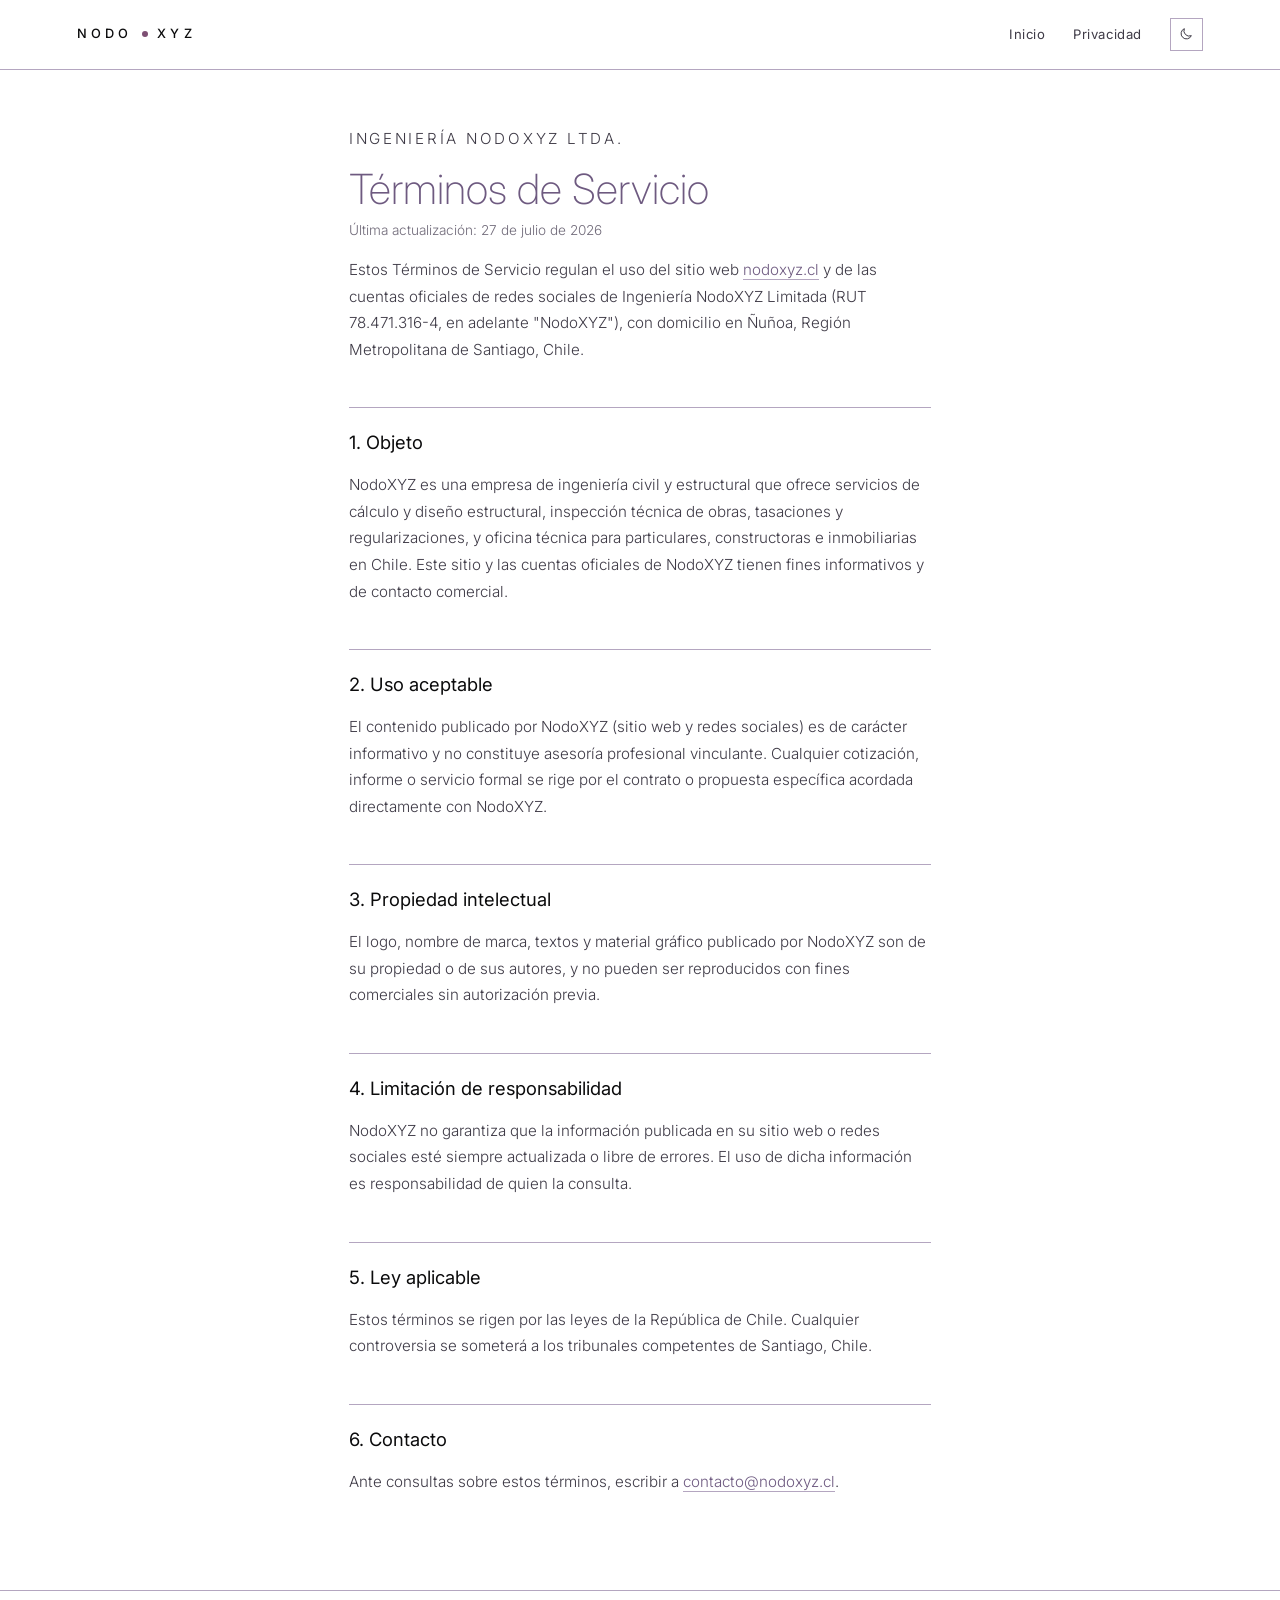
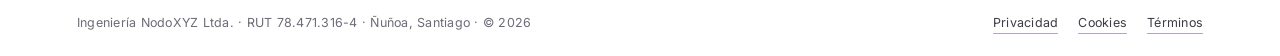
<file: legal/terminos.html>
<!DOCTYPE html>
<html lang="es">
<head>
<meta charset="UTF-8">
<meta name="viewport" content="width=device-width, initial-scale=1.0">
<title>Términos de servicio · NodoXYZ</title>
<meta name="description" content="Términos de uso del sitio nodoxyz.cl y de las cuentas oficiales de Ingeniería NodoXYZ Ltda.">
<link rel="icon" type="image/png" href="../logo2_transparente.png">
<script src="../js/tema.js?v=20261105"></script>
<link rel="preconnect" href="https://fonts.googleapis.com">
<link rel="preconnect" href="https://fonts.gstatic.com" crossorigin>
<link href="https://fonts.googleapis.com/css2?family=Inter:wght@200;300;400;500&display=swap" rel="stylesheet">
<link rel="stylesheet" href="../styles.css?v=20261116">
</head>
<body>

<header class="site-header">
  <a class="marca" href="../index.html" aria-label="NodoXYZ, ir al inicio">NODO <i></i> XYZ</a>
  <nav>
    <a href="../index.html">Inicio</a>
    <a href="privacidad.html">Privacidad</a>
    <button type="button" class="tema-btn" aria-label="Modo oscuro" aria-pressed="false">
      <svg class="luna" viewBox="0 0 24 24" fill="none" stroke="currentColor" stroke-width="1.5" aria-hidden="true"><path d="M20 14.5A8 8 0 0 1 9.5 4a8 8 0 1 0 10.5 10.5Z"/></svg>
      <svg class="sol" viewBox="0 0 24 24" fill="none" stroke="currentColor" stroke-width="1.5" aria-hidden="true"><circle cx="12" cy="12" r="4"/><path d="M12 2v2M12 20v2M4.9 4.9l1.4 1.4M17.7 17.7l1.4 1.4M2 12h2M20 12h2M4.9 19.1l1.4-1.4M17.7 6.3l1.4-1.4"/></svg>
    </button>
  </nav>
</header>

<main class="legal">
  <p class="rot">Ingeniería NodoXYZ Ltda.</p>
  <h1>Términos de Servicio</h1>
  <p class="legal-version">Última actualización: 27 de julio de 2026</p>

  <p>
    Estos Términos de Servicio regulan el uso del sitio web
    <a href="https://nodoxyz.cl">nodoxyz.cl</a> y de las cuentas
    oficiales de redes sociales de Ingeniería NodoXYZ Limitada (RUT
    78.471.316-4, en adelante "NodoXYZ"), con domicilio en Ñuñoa, Región
    Metropolitana de Santiago, Chile.
  </p>

  <h2>1. Objeto</h2>
  <p>
    NodoXYZ es una empresa de ingeniería civil y estructural que ofrece
    servicios de cálculo y diseño estructural, inspección técnica de
    obras, tasaciones y regularizaciones, y oficina técnica para
    particulares, constructoras e inmobiliarias en Chile. Este sitio y
    las cuentas oficiales de NodoXYZ tienen fines informativos y de
    contacto comercial.
  </p>

  <h2>2. Uso aceptable</h2>
  <p>
    El contenido publicado por NodoXYZ (sitio web y redes sociales) es
    de carácter informativo y no constituye asesoría profesional
    vinculante. Cualquier cotización, informe o servicio formal se rige
    por el contrato o propuesta específica acordada directamente con
    NodoXYZ.
  </p>

  <h2>3. Propiedad intelectual</h2>
  <p>
    El logo, nombre de marca, textos y material gráfico publicado por
    NodoXYZ son de su propiedad o de sus autores, y no pueden ser
    reproducidos con fines comerciales sin autorización previa.
  </p>

  <h2>4. Limitación de responsabilidad</h2>
  <p>
    NodoXYZ no garantiza que la información publicada en su sitio web o
    redes sociales esté siempre actualizada o libre de errores. El uso
    de dicha información es responsabilidad de quien la consulta.
  </p>

  <h2>5. Ley aplicable</h2>
  <p>
    Estos términos se rigen por las leyes de la República de Chile.
    Cualquier controversia se someterá a los tribunales competentes de
    Santiago, Chile.
  </p>

  <h2>6. Contacto</h2>
  <p>
    Ante consultas sobre estos términos, escribir a
    <a href="mailto:contacto@nodoxyz.cl">contacto@nodoxyz.cl</a>.
  </p>
</main>

<footer class="site-footer">
  <span>Ingeniería NodoXYZ Ltda. · RUT 78.471.316-4 · Ñuñoa, Santiago · © 2026</span>
  <nav class="footer-links" aria-label="Documentos legales">
    <a href="privacidad.html">Privacidad</a>
    <a href="privacidad.html#cookies">Cookies</a>
    <a href="terminos.html">Términos</a>
  </nav>
</footer>

</body>
</html>
</file>
<file: styles.css>
/* Lenguaje del brochure (Brochure_NodoXYZ, noviembre de 2026): hoja blanca, línea fina malva
   grisácea, tinta casi negra e Inter liviana. En oscuro, tinta clara sobre papel grafito con el
   mismo malva aclarado. Todo color sale de estas variables; js/tema.js fija data-theme en <html>
   (lo que eligió la persona o, si no eligió, el tema del sistema). */
:root {
  --papel: #ffffff;
  --superficie: #f7f5f9;
  --tinta: #0b0b0c;
  --texto: #3e3a46;
  --texto-2: #706a79;
  --linea: #b4a6c0;
  --punto: #7d4f73;
  --acento: #6e5a80;
  --acento-suave: #9a87ad;
  --error: #b4413a;
  --ok: #3f7a4f;
  --sombra: rgba(40, 28, 52, 0.16);
  --letra: "Inter", "Segoe UI", system-ui, sans-serif;
  --sans: var(--letra);
  --serif: var(--letra);
  color-scheme: light;
}
@media (prefers-color-scheme: dark) {
  :root:not([data-theme="light"]) {
    --papel: #16141a;
    --superficie: #1d1a22;
    --tinta: #f1eef4;
    --texto: #cdc6d4;
    --texto-2: #9b93a5;
    --linea: #4d4458;
    --punto: #c891bd;
    --acento: #b9a5cc;
    --acento-suave: #8a7a9c;
    --error: #e0866b;
    --ok: #8fbf8f;
    --sombra: rgba(0, 0, 0, 0.55);
    color-scheme: dark;
  }
}
:root[data-theme="dark"] {
  --papel: #16141a;
  --superficie: #1d1a22;
  --tinta: #f1eef4;
  --texto: #cdc6d4;
  --texto-2: #9b93a5;
  --linea: #4d4458;
  --punto: #c891bd;
  --acento: #b9a5cc;
  --acento-suave: #8a7a9c;
  --error: #e0866b;
  --ok: #8fbf8f;
  --sombra: rgba(0, 0, 0, 0.55);
  color-scheme: dark;
}

* { box-sizing: border-box; margin: 0; padding: 0; }

html { scroll-behavior: smooth; scroll-padding-top: 5rem; }

body {
  background: var(--papel);
  color: var(--tinta);
  font-family: var(--letra);
  line-height: 1.6;
  -webkit-font-smoothing: antialiased;
}

a { color: inherit; text-decoration: none; }
img { max-width: 100%; display: block; }
:focus-visible { outline: 2px solid var(--acento); outline-offset: 2px; }

h1, h2, h3 { font-family: var(--letra); font-weight: 400; color: var(--tinta); text-wrap: balance; }

.eyebrow, .rot {
  font-size: 0.75rem;
  letter-spacing: 0.18em;
  text-transform: uppercase;
  color: var(--acento);
}

/* Cabecera */

.site-header {
  position: sticky;
  top: 0;
  z-index: 10;
  display: flex;
  align-items: center;
  justify-content: space-between;
  gap: 1rem 2rem;
  flex-wrap: wrap;
  padding: 1.1rem 6vw;
  background: var(--papel);
  border-bottom: 1px solid var(--linea);
}

.marca {
  display: flex;
  align-items: center;
  gap: 0.6rem;
  font-size: 0.8rem;
  font-weight: 500;
  letter-spacing: 0.32em;
  color: var(--tinta);
}

.marca i { width: 6px; height: 6px; border-radius: 50%; background: var(--punto); display: block; }

.site-header nav {
  display: flex;
  flex-wrap: wrap;
  align-items: center;
  justify-content: flex-end;
  gap: 0.75rem 1.75rem;
}

.site-header nav a {
  font-size: 0.82rem;
  letter-spacing: 0.04em;
  color: var(--texto);
  transition: color 0.2s ease;
}

.site-header nav a:hover { color: var(--acento); }

.site-header nav a.nav-cta {
  padding: 0.55rem 1rem;
  border: 1px solid var(--acento);
  color: var(--acento);
  transition: background 0.2s ease, color 0.2s ease;
}

.site-header nav a.nav-cta:hover,
.site-header nav a.nav-cta--active {
  background: var(--acento);
  color: var(--papel);
}

.tema-btn {
  width: 2.1rem;
  height: 2.1rem;
  display: inline-grid;
  place-items: center;
  background: none;
  border: 1px solid var(--linea);
  color: var(--texto);
  cursor: pointer;
  transition: color 0.2s ease, border-color 0.2s ease;
}

.tema-btn:hover { color: var(--acento); border-color: var(--acento); }
.tema-btn svg { width: 1rem; height: 1rem; }
.tema-btn .sol { display: none; }
:root[data-theme="dark"] .tema-btn .sol { display: block; }
:root[data-theme="dark"] .tema-btn .luna { display: none; }

/* Botones */

.cta {
  display: inline-block;
  padding: 0.85rem 1.6rem;
  border: 1px solid var(--acento);
  color: var(--acento);
  font-size: 0.82rem;
  letter-spacing: 0.06em;
  transition: background 0.2s ease, color 0.2s ease, border-color 0.2s ease;
}

.cta:hover { background: var(--acento); color: var(--papel); }

/* "Consulta aquí": relleno de tinta desde el inicio. Se escopa a la portada para no tocar
   el botón del formulario de profesionales (misma clase .cta), que tiene su propio progreso. */
.portada .cta { background: var(--tinta); border-color: var(--tinta); color: var(--papel); }
.portada .cta:hover { background: var(--acento); border-color: var(--acento); }

/* Portada: la losa en perspectiva del brochure (la dibuja js/portada.js) */

.portada { padding: 2rem 6vw 0; }
.portada svg { width: 100%; height: auto; display: block; }
.portada .losa { stroke: var(--linea); fill: none; stroke-linecap: round; }
.portada .fina { stroke-width: 0.6; }
.portada .letras { fill: var(--tinta); font-family: var(--letra); }
.portada .punto { fill: var(--punto); }

.portada-pie {
  display: flex;
  justify-content: space-between;
  align-items: center;
  gap: 1.5rem 3rem;
  flex-wrap: wrap;
  padding: 1.75rem 0 3.5rem;
}

.portada-pie h1 { font-weight: 200; font-size: clamp(1.6rem, 3vw, 2.4rem); line-height: 1.15; letter-spacing: 0.01em; }

.hero-quote { margin: 0.6rem 0 0; border: none; }
.hero-quote p { font-size: 0.95rem; font-weight: 300; font-style: italic; color: var(--texto); }
.hero-quote cite { display: block; margin-top: 0.2rem; font-size: 0.75rem; font-style: normal; letter-spacing: 0.18em; text-transform: uppercase; color: var(--acento); }

/* Secciones */

.seccion { padding: 4.5rem 6vw; border-top: 1px solid var(--linea); }

.seccion-cab { display: flex; align-items: baseline; flex-wrap: wrap; gap: 0.75rem 2.5rem; margin-bottom: 2.5rem; }

.h-sec {
  font-weight: 200;
  font-size: clamp(1.9rem, 4vw, 3rem);
  line-height: 1;
  letter-spacing: 0.04em;
  color: var(--acento);
}

.bajada { font-size: 1rem; font-weight: 300; color: var(--texto); }

/* Servicios: grilla numerada como las páginas 3 y 4 del brochure */

.grupo-serv + .grupo-serv { margin-top: 2.5rem; }
.grupo-serv > .rot { display: block; margin-bottom: 0.9rem; }

.grilla { list-style: none; display: grid; grid-template-columns: repeat(4, minmax(0, 1fr)); }

.grilla > li {
  display: flex;
  flex-direction: column;
  gap: 0.9rem;
  padding: 1.4rem 1.25rem 0.4rem;
  border-top: 1px solid var(--linea);
  border-left: 1px solid var(--linea);
}

.grilla > li:nth-child(4n+1) { border-left: 0; padding-left: 0; }
.grilla b { font-size: 2.5rem; font-weight: 200; line-height: 1; color: var(--acento); font-variant-numeric: tabular-nums; }
.grilla h3 { font-size: 1.05rem; line-height: 1.3; }

.incluye { list-style: none; padding-top: 0.75rem; border-top: 1px solid var(--linea); display: grid; gap: 0.4rem; }
.incluye li { font-size: 0.88rem; font-weight: 300; color: var(--texto); }
.incluye li::before { content: ""; display: inline-block; width: 10px; height: 1px; background: var(--linea); vertical-align: middle; margin-right: 0.5rem; }

/* Proyectos: cada ficha ocupa 4 filas de la grilla madre (subgrid): dibujo, número con título,
   mandante con lugar, y datos. Así quedan a la misma altura en las dos columnas. */

/* El espacio entre filas es uno solo (madre y fichas): si difieren, Chromium reparte la diferencia
   dentro de cada ficha. La separación entre una fila de proyectos y la siguiente es el margen de la ficha. */
.proyectos { display: grid; grid-template-columns: repeat(2, minmax(0, 1fr)); column-gap: 2.5rem; row-gap: 0.4rem; }

.proy { display: grid; grid-row: span 4; grid-template-rows: subgrid; grid-template-columns: minmax(0, 1fr); min-width: 0; }
.proy > * { margin: 0; min-width: 0; }
.proy .titulo { display: flex; align-items: baseline; gap: 0.75rem; margin-top: 0.35rem; }
.proy .titulo .rot { flex: none; }
.proy h3 { font-size: 1.12rem; font-weight: 300; line-height: 1.3; }
.proy .linea2 { font-size: 0.82rem; font-weight: 300; color: var(--texto-2); }
.proy .linea2 b { font-weight: 400; color: var(--tinta); }

/* La caja manda el tamaño y el dibujo se ajusta adentro: una imagen grande no estira la columna. */
.dibujo { position: relative; overflow: hidden; aspect-ratio: 4 / 3; border: 1px solid var(--linea); background: var(--papel); }
.dibujo img { position: absolute; inset: 18px; width: calc(100% - 36px); height: calc(100% - 36px); max-width: none; object-fit: contain; }
/* Los dibujos son línea negra sobre blanco: en oscuro se invierten y el negro se funde con el papel. */
:root[data-theme="dark"] .dibujo img { filter: invert(1) hue-rotate(180deg); mix-blend-mode: lighten; opacity: 0.9; }

/* Datos de la obra en una línea, sin rótulos: servicio · estructura · dimensión. El margen inferior
   separa una fila de proyectos de la siguiente. */
.proy .datos { align-self: start; margin-bottom: 2.75rem; padding-top: 0.5rem; border-top: 1px solid var(--linea); font-size: 0.84rem; font-weight: 300; color: var(--texto); }
.proy .datos i { font-style: normal; color: var(--linea); padding: 0 0.4rem; }

/* Somos NodoXYZ */

.somos { display: grid; grid-template-columns: 38fr 52fr; gap: 3.5rem; align-items: start; }
.somos .intro { font-size: 1rem; line-height: 1.9; font-weight: 300; color: var(--texto); max-width: 60ch; }
.somos .lema { font-size: 1.35rem; line-height: 1.45; font-weight: 300; text-wrap: balance; }


/* Contacto */

.fichas { list-style: none; display: grid; grid-template-columns: repeat(3, minmax(0, 1fr)); }
.fichas > li { display: grid; gap: 0.35rem; align-content: start; padding: 1.4rem 1.25rem 0; border-top: 1px solid var(--linea); border-left: 1px solid var(--linea); }
.fichas > li:first-child { border-left: 0; padding-left: 0; }
.fichas h3 { margin: 0.35rem 0 0.1rem; font-size: 1.05rem; }
.fichas p { font-size: 0.88rem; font-weight: 300; }
.fichas .cargo { color: var(--texto-2); }
.fichas a { border-bottom: 1px solid var(--linea); transition: color 0.2s ease, border-color 0.2s ease; }
.fichas a:hover { color: var(--acento); border-color: var(--acento); }

/* Pie */

.site-footer {
  padding: 1.4rem 6vw;
  border-top: 1px solid var(--linea);
  display: flex;
  justify-content: space-between;
  align-items: center;
  flex-wrap: wrap;
  gap: 0.75rem 1.5rem;
  color: var(--texto-2);
  font-size: 0.78rem;
  letter-spacing: 0.02em;
}

.site-footer .footer-links { display: flex; gap: 1.25rem; }
.site-footer .footer-links a { color: var(--texto); border-bottom: 1px solid var(--linea); transition: color 0.2s ease; }
.site-footer .footer-links a:hover { color: var(--acento); }

/* Redes: íconos fijos a la derecha. Centrado vertical real (7 íconos de 2.1rem + 6 gaps de
   1.1rem = 21.3rem; la mitad es 10.65rem), nunca a menos de 6rem del borde superior para no
   quedar bajo la cabecera en pantallas bajas. */

.social-rail {
  position: fixed;
  right: 2.25rem;
  top: max(6rem, calc(50% - 10.65rem));
  z-index: 5;
  display: flex;
  flex-direction: column;
  align-items: center;
  gap: 1.1rem;
}

.social-rail a {
  display: flex;
  align-items: center;
  justify-content: center;
  width: 2.1rem;
  height: 2.1rem;
  border: 1px solid var(--linea);
  border-radius: 50%;
  background: var(--papel);
  color: var(--acento);
  transition: background 0.25s ease, color 0.25s ease, border-color 0.25s ease, transform 0.25s ease;
}

.social-rail svg { width: 0.95rem; height: 0.95rem; fill: currentColor; }

.social-rail a:hover { background: var(--acento); color: var(--papel); border-color: var(--acento); transform: scale(1.15); }

/* Páginas legales (privacidad y términos): una columna de lectura de unos 70 caracteres. */

.legal { max-width: 46rem; margin: 0 auto; padding: 3.5rem 6vw 5rem; }
.legal h1 { margin: 0.5rem 0 0.4rem; font-weight: 200; font-size: clamp(1.9rem, 4vw, 2.6rem); line-height: 1.1; color: var(--acento); }
.legal h2 { margin: 2.75rem 0 0.9rem; padding-top: 1.25rem; border-top: 1px solid var(--linea); font-size: 1.15rem; font-weight: 400; scroll-margin-top: 5rem; }
.legal h3 { margin: 1.75rem 0 0.6rem; font-size: 0.98rem; font-weight: 500; }
.legal p, .legal li { font-size: 0.95rem; line-height: 1.75; font-weight: 300; color: var(--texto); }
.legal p { margin-bottom: 0.9rem; }
.legal ul { margin: 0 0 1rem 1.1rem; display: grid; gap: 0.35rem; }
.legal strong { font-weight: 500; color: var(--tinta); }
.legal a { color: var(--acento); border-bottom: 1px solid var(--linea); }
.legal a:hover { border-color: var(--acento); }
.legal code { font-size: 0.85em; padding: 0.05rem 0.35rem; background: var(--superficie); border: 1px solid var(--linea); }
.legal-version { color: var(--texto-2) !important; font-size: 0.85rem !important; }
.legal-indice { display: flex; flex-wrap: wrap; gap: 0.4rem 1.1rem; margin: 1.5rem 0 2rem; padding: 0.9rem 0; border-top: 1px solid var(--linea); border-bottom: 1px solid var(--linea); font-size: 0.82rem; }
.legal-indice a { border: 0; color: var(--texto); }
.legal-indice a:hover { color: var(--acento); }
.legal-ficha { display: grid; margin: 0 0 1rem; border-top: 1px solid var(--linea); }
.legal-ficha div { display: grid; grid-template-columns: 7rem minmax(0, 1fr); gap: 1rem; padding: 0.6rem 0; border-bottom: 1px solid var(--linea); }
.legal-ficha dt { font-size: 0.75rem; letter-spacing: 0.16em; text-transform: uppercase; color: var(--acento); padding-top: 0.3rem; }
.legal-ficha dd { font-size: 0.93rem; line-height: 1.65; font-weight: 300; color: var(--texto); }

/* Con el riel de redes a la derecha, el contenido deja ese margen libre en escritorio. */
@media (min-width: 641px) {
  .portada, .seccion { padding-right: calc(6vw + 3rem); }
}

/* Tableta y teléfono */

@media (max-width: 900px) {
  .grilla { grid-template-columns: repeat(2, minmax(0, 1fr)); }
  .grilla > li:nth-child(4n+1) { border-left: 1px solid var(--linea); padding-left: 1.25rem; }
  .grilla > li:nth-child(2n+1) { border-left: 0; padding-left: 0; }
  .somos, .fichas { grid-template-columns: 1fr; }
  .fichas > li { border-left: 0; padding-left: 0; }
}

@media (max-width: 640px) {
  /* Cabecera en dos filas: marca, registro y tema arriba; las cuatro secciones abajo, a todo el ancho.
     El nav se disuelve (display: contents) para ordenar sus hijos junto a la marca; el ::after
     fuerza el salto de fila solo cuando hay botón de registro (en las páginas legales cabe en una). */
  .site-header { padding: 0.55rem 1rem 0; gap: 0 0.6rem; }
  .site-header nav { display: contents; }
  .marca { flex: 1; }
  .site-header nav a.nav-cta { order: 1; padding: 0.5rem 0.8rem; }
  .site-header .tema-btn { order: 2; width: 2.4rem; height: 2.4rem; }
  .site-header:has(.nav-cta)::after { content: ""; order: 3; flex-basis: 100%; }
  .site-header nav a:not(.nav-cta) { order: 4; flex: 1; padding: 0.7rem 0; text-align: center; }
  .site-header nav a:not(.nav-cta):first-child { text-align: left; }
  .site-header nav a:not(.nav-cta):nth-child(4) { text-align: right; }
  .site-header:not(:has(.nav-cta)) { padding-bottom: 0.55rem; }
  .site-header:not(:has(.nav-cta)) nav a { flex: none; padding: 0.7rem 0.5rem; }
  .nav-cta .largo { display: none; }

  .portada, .seccion, .site-footer { padding-left: 1rem; padding-right: 1rem; }
  .seccion { padding-top: 3rem; padding-bottom: 3rem; }
  .proyectos { grid-template-columns: 1fr; }
  .fichas { grid-template-columns: 1fr; }
  .fichas > li { border-left: 0 !important; padding-left: 0 !important; }
  .fichas a { display: inline-block; padding: 0.6rem 0 0.15rem; }
  .site-footer .footer-links a { display: inline-block; padding: 0.6rem 0 0.15rem; }

  /* Servicios: número a la izquierda y lo que incluye en una línea corrida, separado por puntos. */
  .grilla { grid-template-columns: 1fr; }
  .grilla > li { display: grid; grid-template-columns: 2.6rem minmax(0, 1fr); gap: 0.35rem 0.75rem; padding: 1rem 0; border-left: 0 !important; padding-left: 0 !important; }
  .grilla b { grid-row: span 2; font-size: 1.7rem; }
  .grilla h3 { font-size: 1rem; }
  .incluye { display: block; padding-top: 0; border-top: 0; }
  .incluye li { display: inline; font-size: 0.85rem; }
  .incluye li::before { display: none; }
  .incluye li + li::before { content: "·"; display: inline; width: auto; height: auto; background: none; margin: 0 0.4rem; color: var(--texto-2); }
  .legal { padding-left: 1rem; padding-right: 1rem; }
  .legal-ficha div { grid-template-columns: 1fr; gap: 0.2rem; }
  .site-footer { flex-direction: column; text-align: center; }

  /* En teléfono el riel pasa a una barra fija abajo; el pie gana margen para no quedar tapado. */
  .social-rail {
    top: auto;
    bottom: 0;
    left: 0;
    right: 0;
    flex-direction: row;
    justify-content: center;
    gap: 0.55rem;
    padding: 0.55rem 4vw calc(0.55rem + env(safe-area-inset-bottom, 0px));
    background: var(--papel);
    border-top: 1px solid var(--linea);
    z-index: 6;
  }
  .social-rail a { width: 2rem; height: 2rem; }
  .site-footer { margin-bottom: 3.5rem; }
}

@media (prefers-reduced-motion: reduce) {
  html { scroll-behavior: auto; }
  * { transition: none !important; animation: none !important; }
}


/* Registro de profesionales — sin hero, el nav ya indica dónde estás
   (link activo); el formulario arranca directo bajo el header. */

.sr-only {
  position: absolute;
  width: 1px;
  height: 1px;
  padding: 0;
  margin: -1px;
  overflow: hidden;
  clip: rect(0, 0, 0, 0);
  white-space: nowrap;
  border: 0;
}

.registro-form-section {
  min-height: auto;
  scroll-snap-align: none;
  padding: 3rem 6vw 5rem;
  border-top: none;
}

.form-registro {
  position: relative;
  max-width: 76rem;
  margin: 0 auto;
}

/* Ícono en la esquina superior derecha del formulario: reabre el popup
   "Únete a nuestra Red de Profesionales" (ver info-reopen-modal-* más abajo)
   por si alguien no alcanzó a leerlo antes de que se autocerrara en index.html. */
.info-reopen-corner-btn {
  position: absolute;
  top: -1.1rem;
  right: 0;
  width: 1.05rem;
  height: 1.05rem;
  padding: 0;
  display: flex;
  align-items: center;
  justify-content: center;
  background: color-mix(in srgb, var(--acento) 15%, transparent);
  border: 1px solid var(--acento);
  border-radius: 50%;
  color: var(--acento);
  font-size: 0.65rem;
  font-style: italic;
  font-family: var(--serif);
  line-height: 1;
  cursor: pointer;
  transition: background 0.15s ease, color 0.15s ease;
}

.info-reopen-corner-btn:hover,
.info-reopen-corner-btn:focus-visible {
  outline: none;
  background: var(--acento);
  color: var(--papel);
}

.form-section {
  min-width: 0; /* los <fieldset> tienen min-width:min-content por defecto del navegador y no se achican con su contenedor */
  border: none;
  padding: 0;
  margin: 0 0 1.1rem;
}

.form-section + .form-section {
  padding-top: 1.1rem;
  border-top: 1px solid color-mix(in srgb, var(--acento) 12%, transparent);
}

.form-section legend {
  font-family: var(--sans);
  font-size: 0.78rem;
  letter-spacing: 0.18em;
  text-transform: uppercase;
  color: var(--acento);
  margin-bottom: 0.65rem;
  padding: 0;
}

.form-grid {
  display: grid;
  grid-template-columns: repeat(3, 1fr);
  gap: 1.1rem 1.5rem;
}

.field {
  display: flex;
  flex-direction: column;
  gap: 0.35rem;
}

.field-wide {
  grid-column: 1 / -1;
}

/* Teléfono: caja única con bandera-imagen real (no emoji) + input, estilo
   clásico de selector de país (intl-tel-input). El dropdown es propio,
   porque un <select> nativo no admite imágenes dentro de sus opciones. */

.tel-field {
  position: relative;
  display: flex;
  align-items: stretch;
  width: 100%;
  min-width: 0;
  background: var(--superficie);
  border: 1px solid color-mix(in srgb, var(--acento) 28%, transparent);
  border-radius: 5px;
  transition: border-color 0.15s ease, box-shadow 0.15s ease;
}

.tel-field:focus-within {
  border-color: var(--acento);
  box-shadow: 0 0 0 3px var(--acento-halo, color-mix(in srgb, var(--acento) 15%, transparent));
}

.tel-field.campo-invalido {
  border-color: var(--error);
}

.tel-flag-btn {
  display: flex;
  align-items: center;
  gap: 0.35rem;
  background: transparent;
  border: none;
  border-right: 1px solid color-mix(in srgb, var(--acento) 20%, transparent);
  padding: 0 0.6rem;
  cursor: pointer;
}

.tel-flag-img {
  width: 20px;
  height: 14px;
  object-fit: cover;
  border-radius: 2px;
  display: block;
}

.tel-flag-arrow {
  color: var(--texto-2);
  font-size: 0.7rem;
}

.tel-field input {
  flex: 1;
  min-width: 0;
  background: transparent;
  border: none;
  padding: 0.55rem 0.7rem;
  font-family: var(--sans);
  font-size: 0.9rem;
  color: var(--tinta);
}

.tel-field input:focus {
  outline: none;
}

.tel-dropdown {
  position: absolute;
  top: calc(100% + 0.35rem);
  left: 0;
  z-index: 20;
  width: min(17rem, calc(100vw - 3rem));
  max-height: 16rem;
  overflow-y: auto;
  margin: 0;
  padding: 0.35rem 0;
  list-style: none;
  background: var(--superficie);
  border: 1px solid color-mix(in srgb, var(--acento) 30%, transparent);
  border-radius: 6px;
  box-shadow: 0 12px 30px var(--sombra);
}

.tel-dropdown[hidden] {
  display: none;
}

.tel-dropdown li {
  display: flex;
  align-items: center;
  gap: 0.55rem;
  padding: 0.4rem 0.75rem;
  font-size: 0.85rem;
  color: var(--tinta);
  cursor: pointer;
}

.tel-dropdown li:hover,
.tel-dropdown li.tel-opt-activa {
  background: color-mix(in srgb, var(--acento) 12%, transparent);
}

.tel-dropdown li img {
  width: 20px;
  height: 14px;
  object-fit: cover;
  border-radius: 2px;
  flex-shrink: 0;
}

/* Licencia de conducir: cada <li> envuelve un .checkbox en vez del contenido
   país+bandera, así que el padding pasa a la label para que toda la fila
   (checkbox + texto) sea clickeable, no solo el checkbox. */
.licencia-dropdown li {
  padding: 0;
}

.licencia-dropdown .checkbox {
  width: 100%;
  margin: 0;
  padding: 0.5rem 0.75rem;
  color: var(--tinta);
  font-size: 0.85rem;
  font-weight: 400;
}

.tel-opt-nombre {
  flex: 1;
  overflow: hidden;
  text-overflow: ellipsis;
  white-space: nowrap;
}

.tel-opt-dial {
  color: var(--texto-2);
  font-size: 0.78rem;
}

/* Nacionalidad: mismo dropdown de países con bandera que el teléfono
   (.tel-dropdown), reutilizado — solo cambia el disparador, que acá es un
   botón de ancho completo en vez de estar pegado a un input de texto. */
.pais-field {
  position: relative;
  width: 100%;
}

.pais-btn {
  display: flex;
  align-items: center;
  gap: 0.5rem;
  width: 100%;
  background: var(--superficie);
  border: 1px solid color-mix(in srgb, var(--acento) 28%, transparent);
  border-radius: 5px;
  padding: 0.55rem 0.7rem;
  font-family: var(--sans);
  font-size: 0.9rem;
  color: var(--tinta);
  cursor: pointer;
  transition: border-color 0.15s ease, box-shadow 0.15s ease;
}

.pais-btn:focus-visible {
  outline: none;
  border-color: var(--acento);
  box-shadow: 0 0 0 3px var(--acento-halo, color-mix(in srgb, var(--acento) 15%, transparent));
}

.pais-btn-flag {
  width: 20px;
  height: 14px;
  object-fit: cover;
  border-radius: 2px;
  display: block;
  flex-shrink: 0;
}

.pais-btn-nombre {
  flex: 1;
  text-align: left;
  overflow: hidden;
  text-overflow: ellipsis;
  white-space: nowrap;
}

/* Universidad o instituto: buscador sobre la lista del Mineduc (data/instituciones.js). Reusa el
   dropdown del teléfono; aquí ocupa todo el ancho y los nombres largos de CFT pasan a dos líneas. */
.inst-field {
  position: relative;
  width: 100%;
}

.inst-dropdown {
  width: 100%;
  max-height: 18rem;
}

.inst-dropdown li {
  line-height: 1.35;
}

.inst-dropdown li.inst-grupo {
  padding: 0.55rem 0.75rem 0.2rem;
  font-size: 0.7rem;
  letter-spacing: 0.08em;
  text-transform: uppercase;
  color: var(--texto-2);
  cursor: default;
}

.inst-dropdown li.inst-grupo:hover {
  background: transparent;
}

.inst-dropdown li.inst-otra {
  border-top: 1px solid color-mix(in srgb, var(--acento) 18%, transparent);
  color: var(--texto-2);
}

.inst-dropdown li.inst-vacia {
  color: var(--texto-2);
  cursor: default;
}

.field label:not(.checkbox) {
  font-size: 0.98rem;
  letter-spacing: 0.01em;
  color: var(--tinta);
  font-weight: 600;
}

.field input,
.field select,
.field textarea {
  width: 100%;
  min-width: 0; /* <select> se dimensiona por su option más largo (nombres de región) si no se fuerza esto */
  background: var(--superficie);
  border: 1px solid color-mix(in srgb, var(--acento) 28%, transparent);
  color: var(--tinta);
  font-family: var(--sans);
  font-size: 0.9rem;
  padding: 0.55rem 0.7rem;
  border-radius: 5px;
  transition: border-color 0.15s ease, box-shadow 0.15s ease;
  resize: none;
}

.field input:focus,
.field select:focus,
.field textarea:focus {
  outline: none;
  border-color: var(--acento);
  box-shadow: 0 0 0 3px var(--acento-halo, color-mix(in srgb, var(--acento) 15%, transparent));
}

.field select:disabled,
.field input:disabled {
  opacity: 0.45;
  cursor: not-allowed;
}

.field input.campo-invalido,
.field select.campo-invalido,
.field textarea.campo-invalido {
  border-color: var(--error);
}

/* scroll-margin-top en los elementos exactos a los que registro.js hace
   scrollIntoView (no en .field, que es solo el contenedor) — sin esto el
   header fixed tapa el campo al saltar a él por un error de validación. */
.campo-invalido,
.dropzone.has-error {
  scroll-margin-top: 6rem;
}

.field input.campo-invalido:focus,
.field select.campo-invalido:focus {
  box-shadow: 0 0 0 3px color-mix(in srgb, var(--error) 20%, transparent);
}

.field-error {
  display: block;
  font-size: 0.78rem;
  line-height: 1.3;
  color: var(--error);
  min-height: 1.3em;
}


.checkbox-grid {
  display: grid;
  grid-template-columns: repeat(3, 1fr);
  gap: 0.5rem 1.25rem;
}

/* Menos aire entre las opciones (Títulos/Rubros) y su campo "Otro..." de abajo. */
.field-wide:has(> .checkbox-grid) + .field-wide {
  margin-top: -0.85rem;
}

.checkbox {
  display: flex;
  align-items: flex-start;
  gap: 0.55rem;
  font-size: 0.82rem;
  font-weight: 400;
  line-height: 1.5;
  color: var(--texto-2);
  cursor: pointer;
}

.checkbox:has(input:disabled) {
  opacity: 0.5;
  cursor: not-allowed;
}

.checkbox.campo-invalido input[type="checkbox"] {
  outline: 2px solid var(--error);
  outline-offset: 2px;
}

.checkbox input[type="checkbox"] {
  margin-top: 0.2rem;
  width: 1rem;
  height: 1rem;
  accent-color: var(--acento);
  flex-shrink: 0;
}

.checkbox a { color: var(--acento); border-bottom: 1px solid var(--acento-suave); }

.req-mark {
  color: var(--acento);
  font-weight: 600;
  margin-left: 0.35rem;
}

.tag-opcional {
  color: var(--acento-suave);
}

.campo-consentimiento {
  margin-top: 0.75rem;
  margin-bottom: 0.85rem;
}

.campo-consentimiento .field-error {
  margin-left: 1.55rem; /* ancho del checkbox (1rem) + su gap (0.55rem) */
}

/* Dropzone — subir CV */

.dropzone {
  border: 1.5px dashed color-mix(in srgb, var(--acento) 35%, transparent);
  border-radius: 6px;
  padding: 1.25rem;
  display: flex;
  align-items: center;
  justify-content: center;
  text-align: center;
  cursor: pointer;
  transition: border-color 0.15s ease, background 0.15s ease;
  background: var(--superficie);
}

.dropzone:hover,
.dropzone:focus-visible {
  border-color: var(--acento-suave);
  background: color-mix(in srgb, var(--acento) 5%, transparent);
}

.dropzone.dragover {
  border-color: var(--acento);
  background: color-mix(in srgb, var(--acento) 10%, transparent);
}

.dropzone.has-error {
  border-color: var(--error);
}

.dropzone-idle {
  display: flex;
  flex-direction: column;
  align-items: center;
  gap: 0.3rem;
  color: var(--texto-2);
  font-size: 0.88rem;
}

.dropzone-icon {
  color: var(--acento);
  font-size: 1.2rem;
  line-height: 1;
  margin-bottom: 0.15rem;
}

.dropzone-texto {
  line-height: 1.35;
}

.dropzone-link {
  color: var(--acento);
  border-bottom: 1px solid var(--acento-suave);
}

.dropzone-hint {
  color: var(--acento-suave);
  font-size: 0.75rem;
}

.dropzone-file[hidden],
.dropzone-idle[hidden] {
  display: none;
}

.dropzone-file {
  display: flex;
  align-items: center;
  gap: 1rem;
  color: var(--tinta);
  font-size: 0.9rem;
}

.dropzone-filename {
  color: var(--tinta);
}

.dropzone-remove {
  background: transparent;
  border: 1px solid color-mix(in srgb, var(--acento) 35%, transparent);
  color: var(--acento);
  font-size: 0.75rem;
  padding: 0.3rem 0.6rem;
  border-radius: 4px;
  cursor: pointer;
}

.dropzone-remove:hover { background: color-mix(in srgb, var(--acento) 10%, transparent); }

/* Honeypot: invisible para humanos, visible para bots que rellenan todo */
.hp-field {
  position: absolute;
  left: -9999px;
  top: -9999px;
  width: 1px;
  height: 1px;
  overflow: hidden;
}

.form-registro .cta {
  --progreso: 1;
  --gris-boton: var(--texto-2);
  position: sticky;
  bottom: 1.5rem;
  display: block;
  margin: 0.5rem 0 0 auto;
  background: var(--papel);
  border-width: calc(1px + var(--progreso) * 1.5px);
  border-color: color-mix(in srgb, var(--gris-boton) calc((1 - var(--progreso)) * 100%), var(--acento) calc(var(--progreso) * 100%));
  color: color-mix(in srgb, var(--gris-boton) calc((1 - var(--progreso)) * 100%), var(--acento) calc(var(--progreso) * 100%));
  /* El halo dorado crece con el progreso — mucho más notorio a simple
     vista que solo el cambio de color del borde/texto. */
  box-shadow:
    0 10px 30px var(--sombra),
    0 0 calc(var(--progreso) * 26px) color-mix(in srgb, var(--acento) calc(var(--progreso) * 70%), transparent);
  cursor: pointer;
  font-family: var(--sans);
}

/* Especificidad igual a ".form-registro .cta" de arriba — si no se declara
   aparte, la regla sin :hover gana por ir después en el archivo y el fondo
   dorado del hover nunca se llega a ver. */
.form-registro .cta:hover {
  background: var(--acento);
  color: var(--papel);
}

/* Con los 3 mínimos completos (Nombre, Email, CV) el botón ya se puede
   apretar (aunque falte el consentimiento, en cuyo caso el clic abre el
   modal) — se rellena de dorado sólido para que se note bien llamativo,
   no solo al pasar el mouse. */
.form-registro .cta:not(.cta--incompleto) {
  background: var(--acento);
  color: var(--papel);
}

.form-registro .cta {
  transition: border-color 0.25s ease, color 0.25s ease, background 0.2s ease, border-width 0.25s ease, box-shadow 0.25s ease;
}

.form-registro .cta:disabled {
  opacity: 0.5;
  cursor: not-allowed;
}

.form-registro .cta.cta--incompleto {
  cursor: not-allowed;
}

.form-registro .cta.cta--incompleto:hover {
  background: transparent;
}

.form-status {
  margin-top: 0.75rem;
  margin-bottom: 0.5rem;
  font-size: 0.9rem;
  color: var(--texto-2);
  min-height: 1.2em;
  text-align: right;
}

/* Modal rápido: solo aparece si falta el check de autorización y el resto
   del formulario (Nombre, Email, CV) ya está OK. */

.mini-modal-backdrop {
  position: fixed;
  inset: 0;
  z-index: 30;
  display: flex;
  align-items: center;
  justify-content: center;
  background: rgba(0, 0, 0, 0.65);
  padding: 1.5rem;
}

.mini-modal-backdrop[hidden] {
  display: none;
}

.mini-modal {
  width: min(28rem, 100%);
  background: var(--papel);
  border: 1px solid var(--linea);
  padding: 1.75rem;
  box-shadow: 0 20px 50px var(--sombra);
}

.mini-modal h3 {
  font-family: var(--serif);
  color: var(--acento);
  font-weight: 600;
  font-size: 1.15rem;
  margin-bottom: 0.75rem;
}

.mini-modal p {
  color: var(--texto-2);
  font-size: 0.85rem;
  line-height: 1.6;
}

.mini-modal p a { color: var(--acento); border-bottom: 1px solid var(--acento-suave); }

.mini-modal .checkbox {
  margin-top: 1.5rem;
  font-size: 0.78rem;
}

.mini-modal-actions {
  display: flex;
  justify-content: flex-end;
  gap: 0.75rem;
  margin-top: 1.5rem;
}

.mini-modal-btn {
  padding: 0.6rem 1.2rem;
  font-size: 0.82rem;
  letter-spacing: 0.04em;
  text-transform: uppercase;
  border-radius: 4px;
  cursor: pointer;
  font-family: var(--sans);
}

.mini-modal-btn--ghost {
  background: transparent;
  border: 1px solid color-mix(in srgb, var(--acento) 30%, transparent);
  color: var(--texto-2);
}

.mini-modal-btn--ghost:hover { color: var(--tinta); border-color: color-mix(in srgb, var(--acento) 50%, transparent); }

.mini-modal-btn--gold {
  background: var(--acento);
  border: 1px solid var(--acento);
  color: var(--papel);
}

/* Antes cambiaba a fondo gold-dim manteniendo el texto negro: contraste
   ~4.3:1, bajo el mínimo de accesibilidad (4.5:1) para texto normal. Se
   invierte a fondo negro + texto dorado (~8:1) — más legible y además
   se distingue mejor del estado normal (dorado sólido). */
.mini-modal-btn--gold:hover { background: var(--papel); color: var(--acento); border-color: var(--acento); }

.form-status.ok { color: var(--ok); }
.form-status.error { color: var(--error); }

/* Estados "enviando"/"error" del mini-modal de autorización -- todo el
   feedback del envío pasa por acá cuando el modal está abierto, en vez de
   dejar un texto suelto atrás en la página que es fácil no ver. */
.mini-modal-loading {
  display: flex;
  flex-direction: column;
  align-items: center;
  justify-content: center;
  text-align: center;
  /* Se acerca a la altura del estado "Confirmar autorización" a propósito
     -- sin esto el cuadro se achica de golpe al pasar a "enviando" (mucho
     menos contenido) y se nota como si fuera un modal distinto. */
  min-height: 13rem;
}

/* Mismo motivo que .mini-modal-loading: "gracias" y "error" también tienen
   bastante menos contenido que "Confirmar autorización" (sin el checkbox,
   sin el segundo botón en el caso de gracias) y sin esto el cuadro se
   achica al pasar de un estado a otro. */
.mini-modal-resultado {
  display: flex;
  flex-direction: column;
  justify-content: center;
  min-height: 13rem;
}

/* Sin esto, `display:flex` de arriba le gana en especificidad al `[hidden]`
   por defecto del navegador (misma especificidad, pero esta hoja carga
   después) -- los tres estados quedaban visibles a la vez en vez de
   ocultarse. Mismo motivo por el que .mini-modal-loading no tuvo este
   problema: nunca lleva `hidden` puesto directamente, va adentro de
   #consent-modal-enviando. */
.mini-modal-resultado[hidden] {
  display: none;
}

.mini-modal-spinner {
  width: 34px;
  height: 34px;
  border: 3px solid color-mix(in srgb, var(--acento) 20%, transparent);
  border-top-color: var(--acento);
  border-radius: 50%;
  margin-bottom: 1rem;
  animation: mini-modal-spin 0.8s linear infinite;
}

@keyframes mini-modal-spin {
  to { transform: rotate(360deg); }
}

.mini-modal-error-icon {
  font-size: 1.8rem;
  margin-bottom: 0.5rem;
}

.mini-modal-error-text {
  color: var(--error);
  font-size: 0.85rem;
  line-height: 1.6;
}

@media (max-width: 900px) {
  .form-grid { grid-template-columns: repeat(2, 1fr); }
  .checkbox-grid { grid-template-columns: repeat(2, 1fr); }
}

@media (max-width: 640px) {
  /* Mismo motivo que hero/nosotros/servicios: el header fijo se apila en
     columna en mobile y tapa los primeros inputs si no se deja espacio
     fijo arriba. */
  .registro-form-section { padding: 1.75rem 1rem 4rem; }

  /* El botón sticky quedaba tapado por la barra de redes sociales fija de
     abajo (.social-rail en mobile, ~3.1rem de alto + el safe-area del
     gesture bar) — se sube el offset para que quede siempre visible. */
  .form-registro .cta { position: static; width: 100%; margin-top: 1rem; }

  /* El header ocupa más alto en mobile (logo + nav apilados) — el
     scroll-margin-top de los campos debe ser mayor para que el scrollIntoView
     de validación (registro.js) no los deje tapados. */
  .campo-invalido, .dropzone.has-error { scroll-margin-top: 7rem; }
  .form-grid { grid-template-columns: 1fr; }
  .checkbox-grid { grid-template-columns: 1fr; }
}

/* ==========================================================================
   Modal Informativo Registro Profesional
   ========================================================================== */

.info-modal-backdrop {
  position: fixed;
  inset: 0;
  z-index: 100;
  display: flex;
  align-items: center;
  justify-content: center;
  background: color-mix(in srgb, var(--tinta) 45%, transparent);
  padding: 1.5rem;
  opacity: 0;
  pointer-events: none;
  transition: opacity 0.2s ease;
}

.info-modal-backdrop:not([hidden]) { opacity: 1; pointer-events: auto; }

.info-modal {
  position: relative;
  width: 100%;
  max-width: 26rem;
  display: grid;
  gap: 0.7rem;
  padding: 1.75rem;
  background: var(--papel);
  border: 1px solid var(--linea);
  box-shadow: 0 24px 60px var(--sombra);
}

.info-modal-close {
  position: absolute;
  top: 0.6rem;
  right: 0.6rem;
  width: 2.5rem;
  height: 2.5rem;
  display: grid;
  place-items: center;
  background: none;
  border: 0;
  color: var(--texto-2);
  cursor: pointer;
}

.info-modal-close svg { width: 1.1rem; height: 1.1rem; }
.info-modal-close:hover { color: var(--acento); }

.info-modal-title { padding-right: 2rem; font-size: 1.35rem; font-weight: 300; line-height: 1.25; }
.info-modal-texto { font-size: 0.9rem; line-height: 1.6; font-weight: 300; color: var(--texto); }
.info-modal-texto a { color: var(--acento); border-bottom: 1px solid var(--linea); }
.info-modal-cta { margin-top: 0.5rem; text-align: center; }

.info-btn-primary {
  display: inline-block;
  text-align: center;
  padding: 0.75rem 1.25rem;
  background: var(--tinta);
  color: var(--papel);
  border: 1px solid var(--tinta);
  font-family: var(--letra);
  font-size: 0.85rem;
  letter-spacing: 0.04em;
  cursor: pointer;
  transition: background 0.2s ease, border-color 0.2s ease;
}

.info-btn-primary:hover { background: var(--acento); border-color: var(--acento); }
.info-btn-primary:disabled { opacity: 0.4; cursor: not-allowed; }
.info-btn-primary:disabled:hover { background: var(--tinta); border-color: var(--tinta); }

/* Widget "Consulta Aquí" — burbuja flotante + panel de chat.
   Shell propio, no un modal: ancorado a una esquina, convive con el resto
   de la página (se puede seguir navegando con el chat abierto), no se cierra
   solo al clickear afuera. El transcript SOLO crece — nunca se borra una
   burbuja ya escrita, ni la del bot ni la tuya; "Empezar de nuevo" agrega
   burbujas nuevas en vez de touchear las viejas. */

.chat-launcher {
  position: fixed;
  right: 1.5rem;
  bottom: 1.5rem;
  z-index: 90;
  width: 50px;
  height: 50px;
  border-radius: 50%;
  background: var(--acento);
  color: var(--papel);
  border: none;
  display: flex;
  align-items: center;
  justify-content: center;
  cursor: pointer;
  box-shadow: 0 10px 30px var(--sombra);
  transition: transform 0.2s ease, background 0.2s ease;
}

.chat-launcher:hover {
  transform: translateY(-2px);
  background: color-mix(in srgb, var(--acento) 82%, var(--tinta));
}

.chat-launcher svg {
  width: 21px;
  height: 21px;
}

.chat-launcher[hidden] { display: none; }

.chat-panel {
  position: fixed;
  right: 1.5rem;
  bottom: 1.5rem;
  z-index: 95;
  width: min(336px, calc(100vw - 2rem));
  max-height: min(560px, calc(100vh - 3rem));
  background: var(--superficie);
  border: 1px solid var(--linea);
  box-shadow: 0 24px 60px var(--sombra);
  display: flex;
  flex-direction: column;
  overflow: hidden;
  opacity: 0;
  transform: translateY(16px) scale(0.98);
  pointer-events: none;
  transition: opacity 0.2s ease, transform 0.2s ease;
}

.chat-panel:not([hidden]) {
  opacity: 1;
  transform: translateY(0) scale(1);
  pointer-events: auto;
}

.chat-panel-header {
  display: flex;
  align-items: center;
  justify-content: space-between;
  gap: 0.6rem;
  padding: 0.35rem 0.35rem 0.35rem 1rem;
  border-bottom: 1px solid var(--linea);
  flex-shrink: 0;
}

.chat-panel-badge {
  font-size: 0.75rem;
  letter-spacing: 0.18em;
  text-transform: uppercase;
  color: var(--acento);
}

.chat-panel-close {
  width: 2.5rem;
  height: 2.5rem;
  flex-shrink: 0;
  display: grid;
  place-items: center;
  background: none;
  border: 0;
  color: var(--texto-2);
  cursor: pointer;
}

.chat-panel-close svg { width: 1.1rem; height: 1.1rem; }
.chat-panel-close:hover { color: var(--acento); }

.chat-transcript {
  flex: 1 1 auto;
  overflow-y: auto;
  min-height: 0;
  padding: 0.85rem 0.85rem 0.3rem;
  display: flex;
  flex-direction: column;
  gap: 0.4rem;
  /* Sin esto, Windows dibuja su scrollbar clara por defecto (con flechitas
     arriba/abajo) sobre el panel oscuro -- se ve como un artefacto roto
     encima del primer mensaje. Firefox usa scrollbar-width/color; Chrome/Edge
     necesitan el bloque ::-webkit-scrollbar de abajo. */
  scrollbar-width: thin;
  scrollbar-color: color-mix(in srgb, var(--acento) 35%, transparent) transparent;
}

.chat-transcript::-webkit-scrollbar { width: 7px; }
.chat-transcript::-webkit-scrollbar-track { background: transparent; }
.chat-transcript::-webkit-scrollbar-thumb {
  background: color-mix(in srgb, var(--acento) 35%, transparent);
  border-radius: 4px;
}
.chat-transcript::-webkit-scrollbar-button { display: none; height: 0; width: 0; }

.chat-msg { display: flex; }
.chat-msg-bot { justify-content: flex-start; }
.chat-msg-user { justify-content: flex-end; }

.chat-msg-bubble {
  max-width: 84%;
  padding: 0.48rem 0.7rem;
  font-size: 0.82rem;
  line-height: 1.4;
}

.chat-msg-bot .chat-msg-bubble {
  background: var(--papel);
  border: 1px solid var(--linea);
  color: var(--tinta);
}

.chat-cta-link {
  display: inline-block;
  margin-top: 0.5rem;
  background: var(--acento);
  color: var(--papel);
  font-weight: 500;
  font-size: 0.77rem;
  text-decoration: none;
  padding: 0.5rem 0.8rem;
  transition: background 0.15s ease;
}

.chat-cta-link:hover { background: color-mix(in srgb, var(--acento) 82%, var(--tinta)); }

.chat-msg-user .chat-msg-bubble {
  background: var(--acento);
  color: var(--papel);
}

.chat-typing .chat-msg-bubble {
  display: flex;
  gap: 0.28rem;
  align-items: center;
  padding: 0.75rem 0.95rem;
}

.chat-typing-dot {
  width: 5px;
  height: 5px;
  border-radius: 50%;
  background: var(--texto-2);
  animation: chat-typing-bounce 1.2s infinite ease-in-out;
}
.chat-typing-dot:nth-child(2) { animation-delay: 0.15s; }
.chat-typing-dot:nth-child(3) { animation-delay: 0.3s; }

@keyframes chat-typing-bounce {
  0%, 60%, 100% { transform: translateY(0); opacity: 0.5; }
  30% { transform: translateY(-3px); opacity: 1; }
}

/* Vive DENTRO de #chat-transcript (ver chat-widget-guiado.js), no afuera:
   sin padding lateral propio -- ya lo hereda del padding del transcript --
   solo separación vertical de la última burbuja. */
.chat-composer {
  padding: 0.5rem 0 0.5rem;
  margin-top: 0.2rem;
  border-top: 1px solid color-mix(in srgb, var(--texto-2) 14%, transparent);
}

.chat-composer:empty {
  padding: 0;
  margin: 0;
  border-top: none;
}

.chat-opciones {
  display: flex;
  flex-direction: column;
  gap: 0.4rem;
}

.chat-opcion {
  background: var(--papel);
  border: 1px solid var(--linea);
  color: var(--tinta);
  font-family: var(--sans);
  font-size: 0.82rem;
  text-align: left;
  padding: 0.65rem 0.8rem;
  cursor: pointer;
  transition: all 0.18s ease;
}

.chat-opcion:hover,
.chat-opcion:focus-visible {
  border-color: var(--acento);
  background: color-mix(in srgb, var(--acento) 8%, transparent);
  outline: none;
}

.chat-campos {
  display: flex;
  flex-direction: column;
  gap: 0.55rem;
}

/* Los botones y campos del composer reusan .info-btn-primary y .field del
   resto del sitio (registro.js) -- se achican solo acá, sin tocar esas
   clases globales, para no afectar el formulario de profesionales. */
.chat-composer .info-btn-primary {
  padding: 0.55rem 1rem;
  font-size: 0.78rem;
}

.chat-composer .field input,
.chat-composer .field textarea {
  padding: 0.4rem 0.55rem;
  font-size: 0.82rem;
}

.chat-composer .field label:not(.checkbox) {
  font-size: 0.78rem;
}

.chat-turnstile {
  margin: 0.15rem 0;
  display: flex;
  justify-content: center;
  transform: scale(0.9);
  transform-origin: center;
}

.chat-legal { margin: 0.25rem 0 0; font-size: 0.72rem; line-height: 1.5; color: var(--texto-2); }
.chat-legal a { color: var(--acento); border-bottom: 1px solid var(--linea); }

.chat-status {
  font-size: 0.75rem;
  color: var(--texto-2);
  min-height: 1.1em;
  margin-top: 0.3rem;
}

.chat-status.error { color: var(--error); }
.chat-status.ok { color: var(--ok); }

.chat-cambiar {
  display: inline-block;
  margin-top: 0.5rem;
  background: none;
  border: none;
  padding: 0;
  font-size: 0.72rem;
  color: var(--texto-2);
  text-decoration: underline;
  text-underline-offset: 2px;
  cursor: pointer;
}

.chat-cambiar:hover { color: var(--acento); }

.chat-panel-footer {
  flex-shrink: 0;
  text-align: center;
  padding: 0 0.85rem 0.7rem;
}

.chat-fallback {
  display: inline-block;
  padding: 0.6rem 0.5rem 0.2rem;
  font-size: 0.75rem;
  color: var(--texto-2);
  text-decoration: underline;
  text-underline-offset: 2px;
}

.chat-fallback:hover { color: var(--acento); }

@media (max-width: 640px) {
  .chat-panel {
    right: 0;
    left: 0;
    bottom: 0;
    width: 100%;
    max-height: 85dvh;
    border-width: 1px 0 0;
  }
  .chat-launcher {
    right: 1rem;
    bottom: calc(3.1rem + 1rem + env(safe-area-inset-bottom, 0px));
  }
}
</file>
